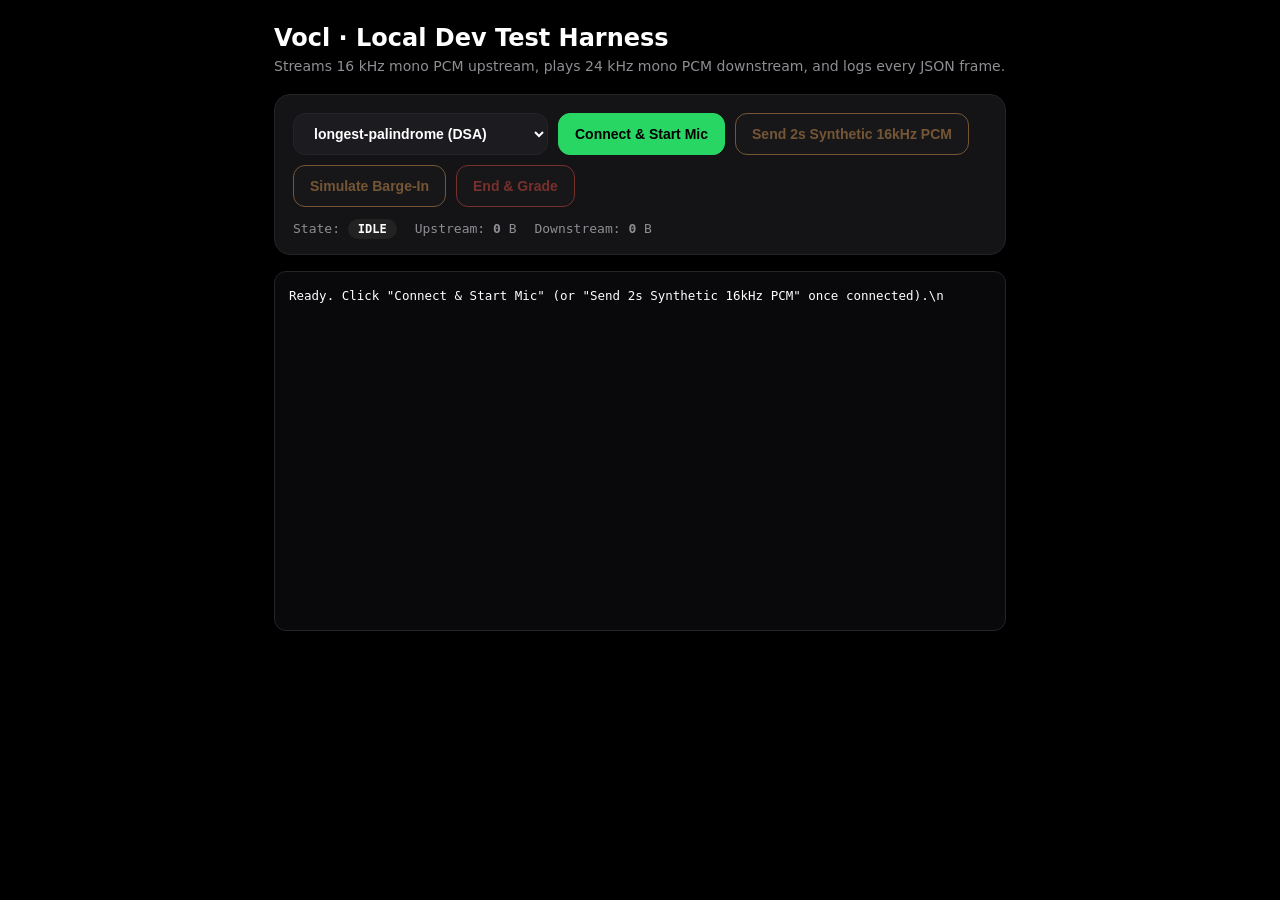
<file: static/dev-test.html>
<!DOCTYPE html>
<html lang="en">
<head>
<meta charset="utf-8">
<meta name="viewport" content="width=device-width, initial-scale=1.0">
<title>Vocl · Dev Voice &amp; WebSocket Harness</title>
<style>
  :root { --bg: #000; --surface: #141416; --border: #242428; --green: #28D763; --blue: #248AF8; --amber: #EBA65A; --red: #F05248; --text: #FFF; --muted: #8E8E93; }
  * { box-sizing: border-box; margin: 0; padding: 0; }
  body { background: var(--bg); color: var(--text); font-family: -apple-system, BlinkMacSystemFont, "SF Pro Display", system-ui, sans-serif; padding: 24px; max-width: 780px; margin: 0 auto; }
  .mono { font-family: "JetBrains Mono", "SF Mono", ui-monospace, monospace; font-variant-numeric: tabular-nums; }
  h1 { font-size: 24px; font-weight: 700; margin-bottom: 6px; }
  p.sub { color: var(--muted); font-size: 14px; margin-bottom: 20px; }
  .card { background: var(--surface); border: 1px solid var(--border); border-radius: 16px; padding: 18px; margin-bottom: 16px; }
  .controls { display: flex; flex-wrap: wrap; gap: 10px; align-items: center; }
  select, button { height: 42px; border-radius: 12px; font-size: 14px; font-weight: 600; padding: 0 16px; border: 1px solid var(--border); background: #1C1C20; color: #FFF; cursor: pointer; }
  button.primary { background: var(--green); color: #000; border-color: var(--green); }
  button.warn { border-color: var(--amber); color: var(--amber); }
  button.danger { border-color: var(--red); color: var(--red); }
  button:disabled { opacity: 0.45; cursor: not-allowed; }
  .stats { display: flex; gap: 18px; margin-top: 14px; font-size: 13px; color: var(--muted); flex-wrap: wrap; }
  .badge { padding: 3px 10px; border-radius: 999px; font-weight: 700; font-size: 12px; text-transform: uppercase; background: #222; color: #FFF; }
  .badge.speaking { background: rgba(36,138,248,0.2); color: #8CB6FF; }
  .badge.listening { background: rgba(40,215,99,0.2); color: var(--green); }
  .badge.analyzing { background: rgba(235,166,90,0.2); color: var(--amber); }
  #log { height: 360px; overflow-y: auto; font-size: 12.5px; line-height: 1.55; background: #09090B; border: 1px solid var(--border); border-radius: 12px; padding: 14px; white-space: pre-wrap; }
</style>
</head>
<body>
  <h1>Vocl · Local Dev Test Harness</h1>
  <p class="sub">Streams 16 kHz mono PCM upstream, plays 24 kHz mono PCM downstream, and logs every JSON frame.</p>

  <div class="card">
    <div class="controls">
      <select id="problem-select">
        <option value="longest-palindrome">longest-palindrome (DSA)</option>
        <option value="url-shortener">url-shortener (System Design)</option>
        <option value="postgres-cpu-spike">postgres-cpu-spike (DevOps)</option>
      </select>
      <button class="primary" id="connect-btn" onclick="startHarness()">Connect &amp; Start Mic</button>
      <button class="warn" id="synth-btn" onclick="sendSyntheticTurn()" disabled>Send 2s Synthetic 16kHz PCM</button>
      <button class="warn" id="barge-btn" onclick="sendBargeIn()" disabled>Simulate Barge-In</button>
      <button class="danger" id="stop-btn" onclick="endHarness()" disabled>End &amp; Grade</button>
    </div>
    <div class="stats mono">
      <span>State: <span class="badge" id="state-badge">idle</span></span>
      <span>Upstream: <strong id="up-bytes">0</strong> B</span>
      <span>Downstream: <strong id="down-bytes">0</strong> B</span>
    </div>
  </div>

  <div id="log" class="mono">Ready. Click "Connect &amp; Start Mic" (or "Send 2s Synthetic 16kHz PCM" once connected).\n</div>

<script>
let ws = null;
let audioCtx = null;
let micStream = null;
let processor = null;
let nextPlayTime = 0;
let upBytes = 0;
let downBytes = 0;

function log(line) {
  const el = document.getElementById('log');
  const ts = new Date().toISOString().slice(11, 23);
  el.textContent += `[${ts}] ${line}\n`;
  el.scrollTop = el.scrollHeight;
}

function setStateBadge(status) {
  const b = document.getElementById('state-badge');
  b.textContent = status;
  b.className = 'badge ' + status;
}

async function startHarness() {
  const problemId = document.getElementById('problem-select').value;
  audioCtx = new (window.AudioContext || window.webkitAudioContext)({ sampleRate: 24000 });
  nextPlayTime = audioCtx.currentTime;
  upBytes = 0; downBytes = 0;

  const proto = location.protocol === 'https:' ? 'wss:' : 'ws:';
  ws = new WebSocket(`${proto}//${location.host}/ws/interview/${problemId}`);
  ws.binaryType = 'arraybuffer';

  ws.onopen = async () => {
    log(`WS connected -> /ws/interview/${problemId}`);
    document.getElementById('connect-btn').disabled = true;
    document.getElementById('synth-btn').disabled = false;
    document.getElementById('barge-btn').disabled = false;
    document.getElementById('stop-btn').disabled = false;
    try {
      micStream = await navigator.mediaDevices.getUserMedia({ audio: { sampleRate: 16000, channelCount: 1 } });
      startMicCapture(micStream);
      log('Mic capture active (16 kHz mono PCM)');
    } catch (err) {
      log(`Mic permission skipped (${err.message}) — use "Send 2s Synthetic 16kHz PCM" button.`);
    }
  };

  ws.onmessage = (ev) => {
    if (typeof ev.data === 'string') {
      log(`JSON <- ${ev.data}`);
      try {
        const msg = JSON.parse(ev.data);
        if (msg.type === 'state') setStateBadge(msg.status);
        if (msg.type === 'clear_audio_buffer') nextPlayTime = audioCtx.currentTime;
        if (msg.type === 'autopsy') setStateBadge('complete');
      } catch {}
    } else {
      const buf = ev.data;
      downBytes += buf.byteLength;
      document.getElementById('down-bytes').textContent = downBytes;
      playPcm24k(buf);
    }
  };

  ws.onclose = (ev) => {
    log(`WS closed (code=${ev.code})`);
    cleanupMic();
    document.getElementById('connect-btn').disabled = false;
    document.getElementById('synth-btn').disabled = true;
    document.getElementById('barge-btn').disabled = true;
    document.getElementById('stop-btn').disabled = true;
  };
}

function startMicCapture(stream) {
  const capCtx = new (window.AudioContext || window.webkitAudioContext)({ sampleRate: 16000 });
  const src = capCtx.createMediaStreamSource(stream);
  processor = capCtx.createScriptProcessor(2048, 1, 1);
  processor.onaudioprocess = (e) => {
    if (!ws || ws.readyState !== WebSocket.OPEN) return;
    const input = e.inputBuffer.getChannelData(0);
    const pcm16 = new Int16Array(input.length);
    for (let i = 0; i < input.length; i++) {
      const s = Math.max(-1, Math.min(1, input[i]));
      pcm16[i] = s < 0 ? s * 0x8000 : s * 0x7FFF;
    }
    ws.send(pcm16.buffer);
    upBytes += pcm16.byteLength;
    document.getElementById('up-bytes').textContent = upBytes;
  };
  src.connect(processor);
  processor.connect(capCtx.destination);
}

function playPcm24k(arrayBuffer) {
  if (!audioCtx) return;
  const int16 = new Int16Array(arrayBuffer);
  const float32 = new Float32Array(int16.length);
  for (let i = 0; i < int16.length; i++) float32[i] = int16[i] / 32768;
  const audioBuf = audioCtx.createBuffer(1, float32.length, 24000);
  audioBuf.getChannelData(0).set(float32);
  const source = audioCtx.createBufferSource();
  source.buffer = audioBuf;
  source.connect(audioCtx.destination);
  const startAt = Math.max(audioCtx.currentTime, nextPlayTime);
  source.start(startAt);
  nextPlayTime = startAt + audioBuf.duration;
}

function sendSyntheticTurn() {
  if (!ws || ws.readyState !== WebSocket.OPEN) return;
  const chunk = new Uint8Array(3200);
  for (let i = 0; i < 21; i++) {
    ws.send(chunk.buffer);
    upBytes += chunk.byteLength;
  }
  document.getElementById('up-bytes').textContent = upBytes;
  log('Sent 67,200 bytes (~2.1s) of 16 kHz PCM upstream');
}

function sendBargeIn() {
  if (!ws || ws.readyState !== WebSocket.OPEN) return;
  ws.send(JSON.stringify({ type: 'simulate_barge_in' }));
  log('JSON -> {"type":"simulate_barge_in"}');
}

function endHarness() {
  if (!ws || ws.readyState !== WebSocket.OPEN) return;
  ws.send(JSON.stringify({ type: 'end_session' }));
  log('JSON -> {"type":"end_session"}');
}

function cleanupMic() {
  if (processor) { try { processor.disconnect(); } catch {} processor = null; }
  if (micStream) { micStream.getTracks().forEach(t => t.stop()); micStream = null; }
}
</script>
</body>
</html>
</file>
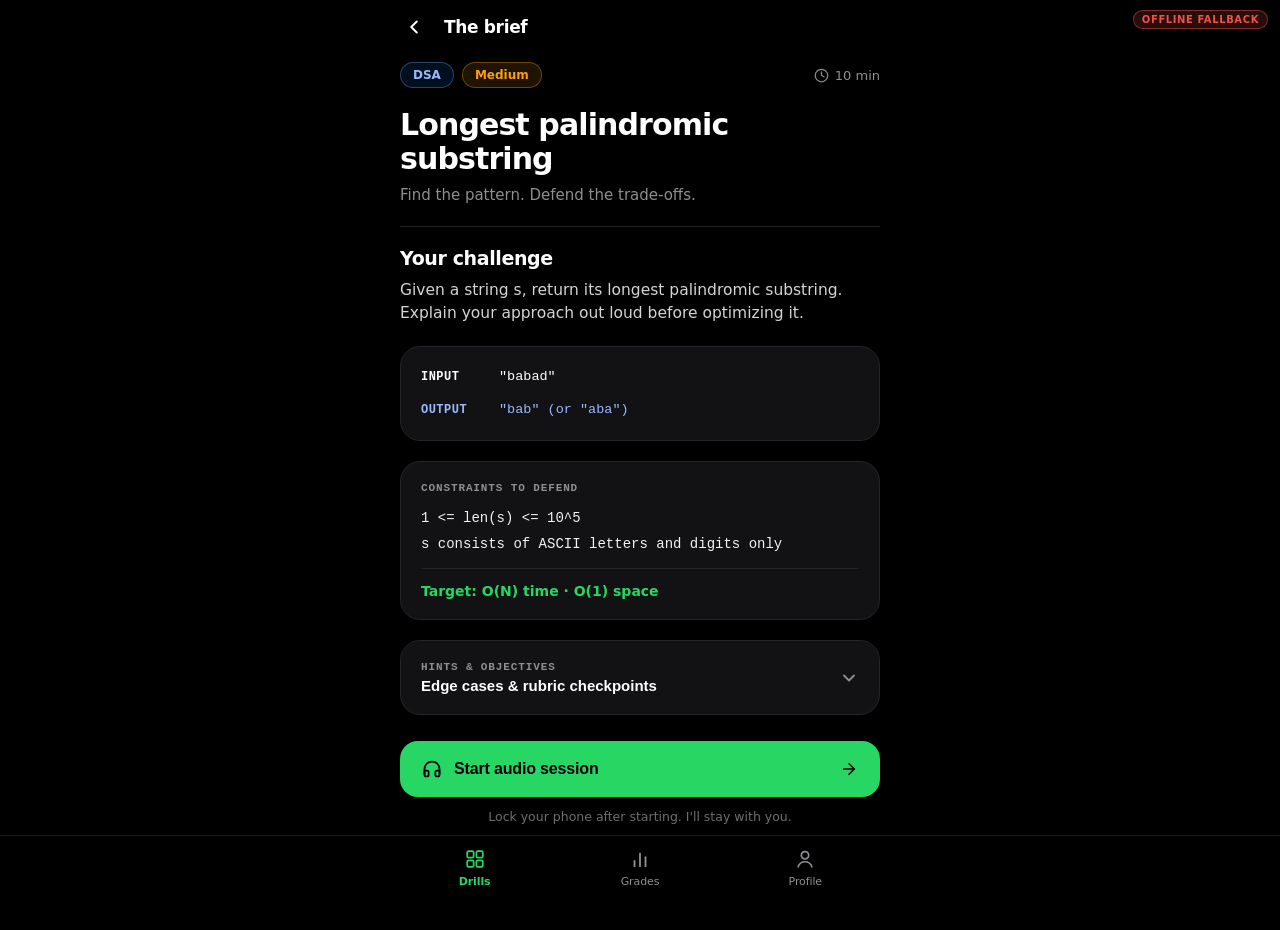
<file: android/app/src/main/assets/brief.html>
<!DOCTYPE html>
<html lang="en">
<head>
<meta charset="utf-8">
<meta name="viewport" content="width=device-width, initial-scale=1.0, maximum-scale=1.0, user-scalable=no, viewport-fit=cover">
<title>Vocl · Problem Brief</title>
<link rel="stylesheet" href="css/vocl-theme.css">
<style>
  .top-bar {
    position: sticky; top: 0; z-index: 40; background: rgba(0,0,0,0.92); backdrop-filter: blur(16px);
    height: 54px; padding: 0 16px; display: flex; align-items: center; gap: 12px;
    max-width: 520px; margin: 0 auto;
  }
  .back-btn {
    width: 36px; height: 36px; border: none; background: transparent; color: #FFFFFF;
    display: flex; align-items: center; justify-content: center; border-radius: 50%; cursor: pointer;
  }
  .back-btn:active { background: rgba(255,255,255,0.1); }
  .top-title { font-size: 17px; font-weight: 700; letter-spacing: -0.02em; }

  .page { padding-top: 8px; }

  .meta-row { display: flex; align-items: center; justify-content: space-between; gap: 10px; }
  .pills { display: flex; align-items: center; gap: 8px; flex-wrap: wrap; }
  .duration { display: flex; align-items: center; gap: 6px; font-size: 13px; color: var(--muted); }

  .title-block { display: flex; flex-direction: column; gap: 10px; }
  .problem-title { font-size: 30px; font-weight: 700; line-height: 1.12; letter-spacing: -0.03em; color: #FFFFFF; }
  .problem-tagline { font-size: 15px; color: var(--muted); line-height: 1.4; }

  .challenge-section { display: flex; flex-direction: column; gap: 10px; }
  .section-heading { font-size: 19px; font-weight: 700; letter-spacing: -0.02em; }
  .statement { font-size: 15.5px; line-height: 1.5; color: var(--text-secondary); }

  .io-row { display: flex; align-items: baseline; gap: 14px; font-size: 13.5px; line-height: 1.45; }
  .io-key { width: 64px; flex-shrink: 0; font-weight: 600; font-size: 12px; letter-spacing: 0.04em; color: #FFFFFF; }
  .io-key.out { color: var(--blue-soft); }
  .io-val { color: #FFFFFF; word-break: break-word; }
  .io-val.out { color: var(--blue-soft); }

  .constraints-list { display: flex; flex-direction: column; gap: 6px; }
  .constraint-item { font-size: 14px; color: #F2F2F7; line-height: 1.45; }
  .target-line { font-size: 14px; font-weight: 600; color: var(--green); }

  /* Accordion */
  .accordion-btn {
    width: 100%; background: transparent; border: none; color: #FFFFFF;
    display: flex; align-items: center; justify-content: space-between; gap: 12px;
    cursor: pointer; text-align: left; padding: 0;
  }
  .accordion-title { font-size: 15px; font-weight: 600; }
  .accordion-chevron { color: var(--muted); transition: transform 0.2s ease; flex-shrink: 0; }
  .accordion-btn.open .accordion-chevron { transform: rotate(180deg); color: var(--green); }
  .accordion-body {
    display: none; flex-direction: column; gap: 8px;
    padding-top: 12px; border-top: 1px solid var(--surface-border);
  }
  .accordion-body.open { display: flex; }
  .objective-item { font-size: 13.5px; color: var(--text-secondary); line-height: 1.45; display: flex; gap: 8px; }
  .objective-dot { color: var(--amber); font-weight: 700; }

  .cta-block { display: flex; flex-direction: column; align-items: center; gap: 12px; margin-top: 6px; padding-bottom: 8px; }
  .start-btn {
    width: 100%; height: 56px; border: none; border-radius: 18px;
    background: var(--green); color: #000000;
    font-size: 16px; font-weight: 700; letter-spacing: -0.01em;
    padding: 0 22px; display: flex; align-items: center; justify-content: space-between;
    cursor: pointer; transition: transform 0.15s ease, opacity 0.15s ease;
  }
  .start-btn:active { transform: scale(0.985); opacity: 0.92; }
  .start-btn-left { display: flex; align-items: center; gap: 12px; }
  .lock-hint { font-size: 12.5px; color: #6E6E73; text-align: center; }
</style>
<script src="js/vocl-bridge.js"></script>
</head>
<body>

<header class="top-bar">
  <button class="back-btn" onclick="navigateTo('drills.html')" aria-label="Back to Drills">
    <svg width="22" height="22" viewBox="0 0 24 24" fill="none" stroke="currentColor" stroke-width="2.2" stroke-linecap="round" stroke-linejoin="round"><polyline points="15 18 9 12 15 6"></polyline></svg>
  </button>
  <span class="top-title">The brief</span>
</header>

<main class="page">
  <div class="meta-row">
    <div class="pills">
      <span class="pill cat" id="brief-cat">DSA</span>
      <span class="pill medium" id="brief-diff">Medium</span>
    </div>
    <div class="duration">
      <svg width="15" height="15" viewBox="0 0 24 24" fill="none" stroke="currentColor" stroke-width="2" stroke-linecap="round" stroke-linejoin="round"><circle cx="12" cy="12" r="10"></circle><polyline points="12 6 12 12 16 14"></polyline></svg>
      <span id="brief-duration">10 min</span>
    </div>
  </div>

  <div class="title-block">
    <h1 class="problem-title" id="brief-title">Loading…</h1>
    <p class="problem-tagline" id="brief-tagline">Find the pattern. Defend the trade-offs.</p>
  </div>

  <div class="divider"></div>

  <section class="challenge-section">
    <h2 class="section-heading">Your challenge</h2>
    <p class="statement" id="brief-statement">Loading problem statement…</p>
  </section>

  <section class="card mono" id="io-card">
    <div class="io-row">
      <span class="io-key">INPUT</span>
      <span class="io-val" id="io-input">"babad"</span>
    </div>
    <div class="io-row">
      <span class="io-key out">OUTPUT</span>
      <span class="io-val out" id="io-output">"bab" (or "aba")</span>
    </div>
  </section>

  <section class="card">
    <span class="card-label mono">CONSTRAINTS TO DEFEND</span>
    <div class="constraints-list mono" id="constraints-list"></div>
    <div class="divider"></div>
    <div class="target-line" id="brief-target">Target: O(N)</div>
  </section>

  <section class="card">
    <button class="accordion-btn" id="hints-btn" onclick="toggleHints()" aria-expanded="false">
      <div>
        <div class="card-label mono" style="margin-bottom:4px;">HINTS &amp; OBJECTIVES</div>
        <div class="accordion-title">Edge cases &amp; rubric checkpoints</div>
      </div>
      <svg class="accordion-chevron" width="20" height="20" viewBox="0 0 24 24" fill="none" stroke="currentColor" stroke-width="2.2" stroke-linecap="round" stroke-linejoin="round"><polyline points="6 9 12 15 18 9"></polyline></svg>
    </button>
    <div class="accordion-body" id="hints-body"></div>
  </section>

  <section class="cta-block">
    <button class="start-btn" id="start-session-btn" onclick="beginSession()">
      <span class="start-btn-left">
        <svg width="20" height="20" viewBox="0 0 24 24" fill="none" stroke="currentColor" stroke-width="2.1" stroke-linecap="round" stroke-linejoin="round"><path d="M3 18v-6a9 9 0 0 1 18 0v6"></path><path d="M21 19a2 2 0 0 1-2 2h-1a2 2 0 0 1-2-2v-3a2 2 0 0 1 2-2h3zM3 19a2 2 0 0 0 2 2h1a2 2 0 0 0 2-2v-3a2 2 0 0 0-2-2H3z"></path></svg>
        <span id="start-btn-label">Start audio session</span>
      </span>
      <svg width="18" height="18" viewBox="0 0 24 24" fill="none" stroke="currentColor" stroke-width="2.3" stroke-linecap="round" stroke-linejoin="round"><line x1="5" y1="12" x2="19" y2="12"></line><polyline points="12 5 19 12 12 19"></polyline></svg>
    </button>
    <p class="lock-hint">Lock your phone after starting. I'll stay with you.</p>
  </section>
</main>

<script>renderBottomNav('drills');</script>

<script>
var problemId = getQueryParam('id') || 'longest-palindrome';

function toggleHints() {
  var btn = document.getElementById('hints-btn');
  var body = document.getElementById('hints-body');
  var isOpen = body.classList.toggle('open');
  btn.classList.toggle('open', isOpen);
  btn.setAttribute('aria-expanded', String(isOpen));
}

function beginSession() {
  if (!problemId) return;
  var label = document.getElementById('start-btn-label');
  if (label) label.textContent = 'Starting audio…';
  startSession(problemId);
  navigateTo('live.html?id=' + encodeURIComponent(problemId));
}

function renderProblem(p) {
  var fallback = getFallbackProblemById(p.id);
  document.getElementById('brief-cat').textContent = p.category;
  document.getElementById('brief-duration').textContent = p.duration_min + ' min';
  document.getElementById('brief-title').textContent = p.title;
  document.getElementById('brief-statement').textContent = p.statement;
  document.getElementById('brief-tagline').textContent = p.tagline || fallback.tagline || 'Find the pattern. Defend the trade-offs.';

  var diffEl = document.getElementById('brief-diff');
  diffEl.textContent = p.difficulty;
  diffEl.className = 'pill ' + (p.difficulty || 'medium').toLowerCase();

  document.getElementById('io-input').textContent = p.example_input || fallback.example_input || 'Verbal walk-through';
  document.getElementById('io-output').textContent = p.example_output || fallback.example_output || p.optimal_complexity;

  var list = document.getElementById('constraints-list');
  list.innerHTML = '';
  (p.constraints || []).forEach(function(c) {
    var row = document.createElement('div');
    row.className = 'constraint-item';
    row.textContent = c;
    list.appendChild(row);
  });

  var hintsBody = document.getElementById('hints-body');
  hintsBody.innerHTML = '';
  var edgeCases = (p.key_edge_cases && p.key_edge_cases.length) ? p.key_edge_cases : (fallback.key_edge_cases || []);
  edgeCases.forEach(function(item) {
    var el = document.createElement('div');
    el.className = 'objective-item';
    el.innerHTML = '<span class="objective-dot">&bull;</span><span>' + escapeHtml(item) + '</span>';
    hintsBody.appendChild(el);
  });

  document.getElementById('brief-target').textContent = 'Target: ' + p.optimal_complexity;
}

function loadProblem() {
  voclApiJson('/api/problems/' + encodeURIComponent(problemId))
    .then(function(p) {
      setOfflineBadge(false);
      renderProblem(p);
    })
    .catch(function() {
      setOfflineBadge(true);
      renderProblem(getFallbackProblemById(problemId));
    });
}

loadProblem();
</script>
</body>
</html>
</file>
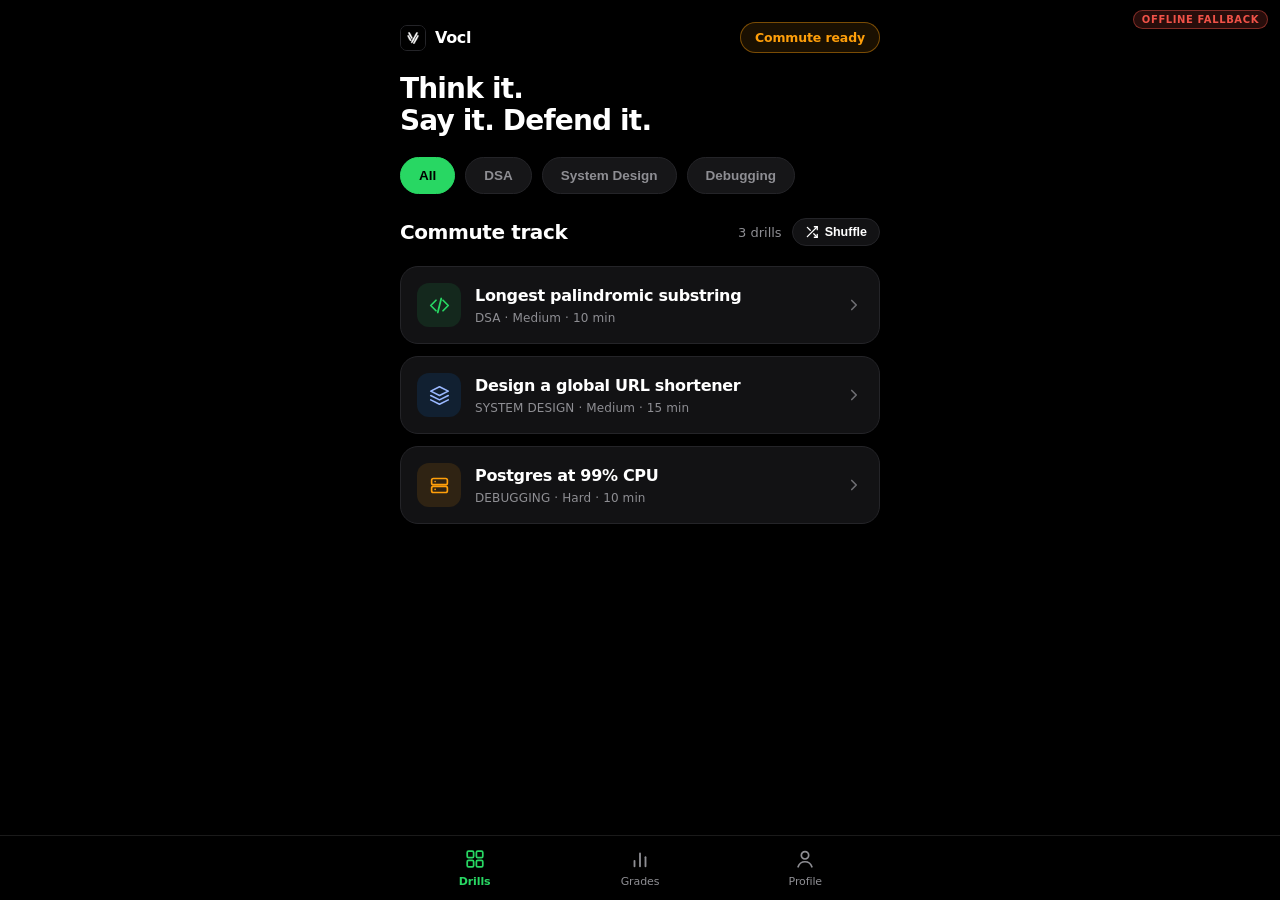
<file: android/app/src/main/assets/drills.html>
<!DOCTYPE html>
<html lang="en">
<head>
<meta charset="utf-8">
<meta name="viewport" content="width=device-width, initial-scale=1.0, maximum-scale=1.0, user-scalable=no, viewport-fit=cover">
<title>Vocl · Drills</title>
<link rel="stylesheet" href="css/vocl-theme.css">
<style>
  .brand-bar { display: flex; align-items: center; justify-content: space-between; gap: 12px; padding-top: 2px; }
  .brand-lockup { display: flex; align-items: center; gap: 9px; }
  .brand-logo { width: 26px; height: 26px; border-radius: 7px; border: 1px solid #242428; }
  .brand-name { font-size: 16px; font-weight: 700; letter-spacing: -0.02em; color: #FFFFFF; }
  .top-row { display: flex; align-items: flex-start; justify-content: space-between; gap: 12px; }
  .hero-headline { font-size: 28px; font-weight: 700; line-height: 1.15; letter-spacing: -0.03em; color: #FFFFFF; }

  .rec-section { display: flex; flex-direction: column; gap: 12px; }
  .rec-header { display: flex; align-items: center; justify-content: space-between; gap: 10px; }
  .rec-title { font-size: 16px; font-weight: 700; letter-spacing: -0.015em; color: #FFFFFF; }
  .weak-chip {
    padding: 4px 10px; border-radius: var(--radius-pill);
    background: rgba(255, 159, 10, 0.12); border: 1px solid rgba(255, 159, 10, 0.34);
    color: var(--amber); font-size: 11px; font-weight: 700; letter-spacing: 0.04em;
  }
  .rec-list { display: flex; flex-direction: column; gap: 10px; }
  .rec-card {
    background: var(--surface); border: 1px solid var(--surface-border); border-radius: 16px;
    padding: 14px 16px; display: flex; align-items: center; justify-content: space-between; gap: 12px;
    cursor: pointer; transition: transform 0.15s ease, border-color 0.15s ease;
  }
  .rec-card:first-child { border-color: rgba(40, 215, 99, 0.38); }
  .rec-card:active { transform: scale(0.985); border-color: var(--green); }
  .rec-info { flex: 1; min-width: 0; display: flex; flex-direction: column; gap: 4px; }
  .rec-reason { font-size: 11.5px; font-weight: 600; color: var(--green); }
  .rec-reason.retry { color: var(--amber); }
  .rec-name { font-size: 15.5px; font-weight: 700; color: #FFFFFF; letter-spacing: -0.015em; }
  .rec-meta { font-size: 12px; color: var(--muted); }

  .filter-row { display: flex; align-items: center; gap: 10px; overflow-x: auto; padding-bottom: 2px; }
  .filter-pill {
    flex-shrink: 0; padding: 10px 18px; border-radius: var(--radius-pill);
    background: #161618; border: 1px solid var(--surface-border);
    color: var(--muted); font-size: 13.5px; font-weight: 600; cursor: pointer;
    transition: all 0.15s ease;
  }
  .filter-pill.active { background: var(--green); border-color: var(--green); color: #000000; }

  .section-header { display: flex; align-items: center; justify-content: space-between; gap: 10px; margin-top: 2px; }
  .section-title { font-size: 20px; font-weight: 700; letter-spacing: -0.02em; }
  .section-actions { display: flex; align-items: center; gap: 10px; }
  .section-count { font-size: 13px; color: var(--muted); }
  .shuffle-btn {
    display: inline-flex; align-items: center; gap: 6px;
    padding: 6px 12px; border-radius: var(--radius-pill);
    background: var(--surface); border: 1px solid var(--surface-border);
    color: #FFFFFF; font-size: 12.5px; font-weight: 600; cursor: pointer;
    transition: transform 0.15s ease, border-color 0.15s ease;
  }
  .shuffle-btn:active { transform: scale(0.95); border-color: var(--green); color: var(--green); }

  .drill-list { display: flex; flex-direction: column; gap: 12px; }
  .drill-card {
    background: var(--surface); border: 1px solid var(--surface-border); border-radius: 18px;
    padding: 16px; display: flex; align-items: center; gap: 14px; cursor: pointer;
    transition: transform 0.15s ease, border-color 0.15s ease;
  }
  .drill-card:active { transform: scale(0.985); border-color: #34343A; }

  .icon-tile {
    width: 44px; height: 44px; border-radius: 12px; flex-shrink: 0;
    display: flex; align-items: center; justify-content: center;
  }
  .icon-tile.dsa { background: rgba(40, 215, 99, 0.11); color: var(--green); }
  .icon-tile.system { background: rgba(10, 132, 255, 0.12); color: var(--blue-soft); }
  .icon-tile.debugging { background: rgba(255, 159, 10, 0.12); color: var(--amber); }

  .drill-info { flex: 1; min-width: 0; display: flex; flex-direction: column; gap: 5px; }
  .drill-title { font-size: 16px; font-weight: 700; line-height: 1.25; letter-spacing: -0.02em; color: #FFFFFF; }
  .drill-meta-row { display: flex; align-items: center; flex-wrap: wrap; gap: 8px; }
  .drill-meta { font-size: 12px; color: var(--muted); letter-spacing: 0.01em; }
  .score-badge {
    padding: 2px 8px; border-radius: var(--radius-pill);
    background: rgba(40, 215, 99, 0.12); border: 1px solid rgba(40, 215, 99, 0.30);
    color: var(--green); font-size: 11px; font-weight: 700;
  }
  .score-badge.low {
    background: rgba(255, 159, 10, 0.12); border-color: rgba(255, 159, 10, 0.32); color: var(--amber);
  }
  .chevron { flex-shrink: 0; color: #6E6E73; }
</style>
<script src="js/vocl-bridge.js"></script>
</head>
<body>

<main class="page">
  <div class="brand-bar">
    <div class="brand-lockup">
      <img class="brand-logo" src="img/vocl-logo.png" alt="Vocl logo">
      <span class="brand-name">Vocl</span>
    </div>
    <div class="streak-pill" id="streak-pill">Ready</div>
  </div>

  <header class="top-row">
    <h1 class="hero-headline">Think it.<br>Say it. Defend it.</h1>
  </header>

  <section class="rec-section" id="rec-section" style="display:none;">
    <div class="rec-header">
      <h2 class="rec-title">Recommended for Your Commute</h2>
      <span class="weak-chip mono" id="weak-chip" style="display:none;"></span>
    </div>
    <div class="rec-list" id="rec-list"></div>
  </section>

  <div class="filter-row" id="filter-row">
    <button class="filter-pill active" data-cat="ALL" onclick="setFilter('ALL')">All</button>
    <button class="filter-pill" data-cat="DSA" onclick="setFilter('DSA')">DSA</button>
    <button class="filter-pill" data-cat="System Design" onclick="setFilter('System Design')">System Design</button>
    <button class="filter-pill" data-cat="Debugging" onclick="setFilter('Debugging')">Debugging</button>
  </div>

  <div class="section-header">
    <h2 class="section-title">Commute track</h2>
    <div class="section-actions">
      <span class="section-count" id="drill-count">30 drills</span>
      <button class="shuffle-btn" id="shuffle-btn" onclick="shuffleDrills()" aria-label="Shuffle drills">
        <svg width="14" height="14" viewBox="0 0 24 24" fill="none" stroke="currentColor" stroke-width="2.2" stroke-linecap="round" stroke-linejoin="round"><polyline points="16 3 21 3 21 8"></polyline><line x1="4" y1="20" x2="21" y2="3"></line><polyline points="21 16 21 21 16 21"></polyline><line x1="15" y1="15" x2="21" y2="21"></line><line x1="4" y1="4" x2="9" y2="9"></line></svg>
        Shuffle
      </button>
    </div>
  </div>

  <section class="drill-list" id="drill-list"></section>
</main>

<script>renderBottomNav('drills');</script>

<script>
var allProblems = [];
var activeCategory = 'ALL';

var DIMENSION_LABELS = {
  correctness: 'Correctness',
  complexity: 'Complexity',
  edge_cases: 'Edge Cases',
  communication: 'Communication'
};

function categoryStyle(cat) {
  if (cat === 'System Design') {
    return {
      cls: 'system',
      label: 'SYSTEM DESIGN',
      icon: '<svg width="21" height="21" viewBox="0 0 24 24" fill="none" stroke="currentColor" stroke-width="1.9" stroke-linecap="round" stroke-linejoin="round"><polygon points="12 2 2 7 12 12 22 7 12 2"></polygon><polyline points="2 12 12 17 22 12"></polyline><polyline points="2 17 12 22 22 17"></polyline></svg>'
    };
  }
  if (cat === 'Debugging' || cat === 'DevOps') {
    return {
      cls: 'debugging',
      label: 'DEBUGGING',
      icon: '<svg width="21" height="21" viewBox="0 0 24 24" fill="none" stroke="currentColor" stroke-width="1.9" stroke-linecap="round" stroke-linejoin="round"><rect x="3" y="4" width="18" height="7" rx="2"></rect><rect x="3" y="13" width="18" height="7" rx="2"></rect><line x1="7" y1="7.5" x2="7.01" y2="7.5"></line><line x1="7" y1="16.5" x2="7.01" y2="16.5"></line></svg>'
    };
  }
  return {
    cls: 'dsa',
    label: 'DSA',
    icon: '<svg width="21" height="21" viewBox="0 0 24 24" fill="none" stroke="currentColor" stroke-width="2" stroke-linecap="round" stroke-linejoin="round"><polyline points="16 18 22 12 16 6"></polyline><polyline points="8 6 2 12 8 18"></polyline><line x1="14" y1="4" x2="10" y2="20"></line></svg>'
  };
}

function setFilter(cat) {
  activeCategory = cat;
  document.querySelectorAll('.filter-pill').forEach(function(p) {
    p.classList.toggle('active', p.getAttribute('data-cat') === cat);
  });
  renderDrills();
}

function shuffleDrills() {
  if (allProblems.length < 2) return;
  var firstId = allProblems[0].id;
  for (var i = allProblems.length - 1; i > 0; i--) {
    var j = Math.floor(Math.random() * (i + 1));
    var tmp = allProblems[i];
    allProblems[i] = allProblems[j];
    allProblems[j] = tmp;
  }
  if (allProblems[0].id === firstId) {
    allProblems.push(allProblems.shift());
  }
  renderDrills();
  showToast('Drills shuffled');
}

function renderRecommendations(rec) {
  var section = document.getElementById('rec-section');
  var list = document.getElementById('rec-list');
  var chip = document.getElementById('weak-chip');
  if (!rec || !Array.isArray(rec.queue) || rec.queue.length === 0) {
    section.style.display = 'none';
    return;
  }

  if (typeof rec.streak_days === 'number') {
    document.getElementById('streak-pill').textContent = rec.streak_days > 0 ? rec.streak_days + '-day streak' : 'Start streak';
  }
  if (rec.weakest_dimension && DIMENSION_LABELS[rec.weakest_dimension]) {
    chip.textContent = 'Focus: ' + DIMENSION_LABELS[rec.weakest_dimension];
    chip.style.display = 'inline-block';
  } else {
    chip.style.display = 'none';
  }

  list.innerHTML = '';
  rec.queue.forEach(function(item) {
    var card = document.createElement('div');
    card.className = 'rec-card';
    card.onclick = function() { navigateTo('brief.html?id=' + encodeURIComponent(item.problem_id)); };
    var reasonCls = item.slot === 'retry' ? 'rec-reason retry' : 'rec-reason';
    card.innerHTML =
      '<div class="rec-info">' +
        '<div class="' + reasonCls + '">' + escapeHtml(item.reason) + '</div>' +
        '<div class="rec-name">' + escapeHtml(item.title) + '</div>' +
        '<div class="rec-meta">' + escapeHtml(item.category) + ' &middot; ' + escapeHtml(item.difficulty) + ' &middot; ' + escapeHtml(item.duration_min) + ' min</div>' +
      '</div>' +
      '<svg class="chevron" width="18" height="18" viewBox="0 0 24 24" fill="none" stroke="currentColor" stroke-width="2.2" stroke-linecap="round" stroke-linejoin="round"><polyline points="9 18 15 12 9 6"></polyline></svg>';
    list.appendChild(card);
  });
  section.style.display = 'flex';
}

function matchesCategory(problemCategory, filter) {
  if (filter === 'ALL') return true;
  if (filter === 'Debugging') return problemCategory === 'Debugging' || problemCategory === 'DevOps';
  return problemCategory === filter;
}

function renderDrills() {
  var filtered = allProblems.filter(function(p) {
    return matchesCategory(p.category, activeCategory);
  });

  document.getElementById('drill-count').textContent = filtered.length + (filtered.length === 1 ? ' drill' : ' drills');

  var list = document.getElementById('drill-list');
  list.innerHTML = '';

  filtered.forEach(function(p) {
    var style = categoryStyle(p.category);
    var card = document.createElement('div');
    card.className = 'drill-card';
    card.onclick = function() { navigateTo('brief.html?id=' + encodeURIComponent(p.id)); };

    var badgeHtml = '';
    if (p.attempts_count && p.attempts_count > 0 && p.best_score !== null && p.best_score !== undefined) {
      var lowCls = Number(p.best_score) < 7 ? ' low' : '';
      badgeHtml = '<span class="score-badge mono' + lowCls + '">Best ' + escapeHtml(p.best_score) + '/10 &middot; ' + escapeHtml(p.attempts_count) + 'x</span>';
    }

    card.innerHTML =
      '<div class="icon-tile ' + style.cls + '">' + style.icon + '</div>' +
      '<div class="drill-info">' +
        '<div class="drill-title">' + escapeHtml(p.title) + '</div>' +
        '<div class="drill-meta-row">' +
          '<span class="drill-meta">' + escapeHtml(style.label) + ' &middot; ' + escapeHtml(p.difficulty) + ' &middot; ' + escapeHtml(p.duration_min) + ' min</span>' +
          badgeHtml +
        '</div>' +
      '</div>' +
      '<svg class="chevron" width="18" height="18" viewBox="0 0 24 24" fill="none" stroke="currentColor" stroke-width="2.2" stroke-linecap="round" stroke-linejoin="round"><polyline points="9 18 15 12 9 6"></polyline></svg>';
    list.appendChild(card);
  });
}

function loadRecommendations() {
  voclApiJson('/api/recommendations')
    .then(function(rec) { renderRecommendations(rec); })
    .catch(function() {
      document.getElementById('streak-pill').textContent = 'Commute ready';
    });
}

function initDrills() {
  voclApiJson('/api/problems')
    .then(function(data) {
      setOfflineBadge(false);
      allProblems = Array.isArray(data) && data.length ? data : VOCL_FALLBACK_PROBLEMS.slice();
      renderDrills();
    })
    .catch(function(err) {
      if (err && err.status === 401) return;
      setOfflineBadge(true);
      allProblems = VOCL_FALLBACK_PROBLEMS.slice();
      renderDrills();
    });
  loadRecommendations();
}

initDrills();
</script>
</body>
</html>
</file>
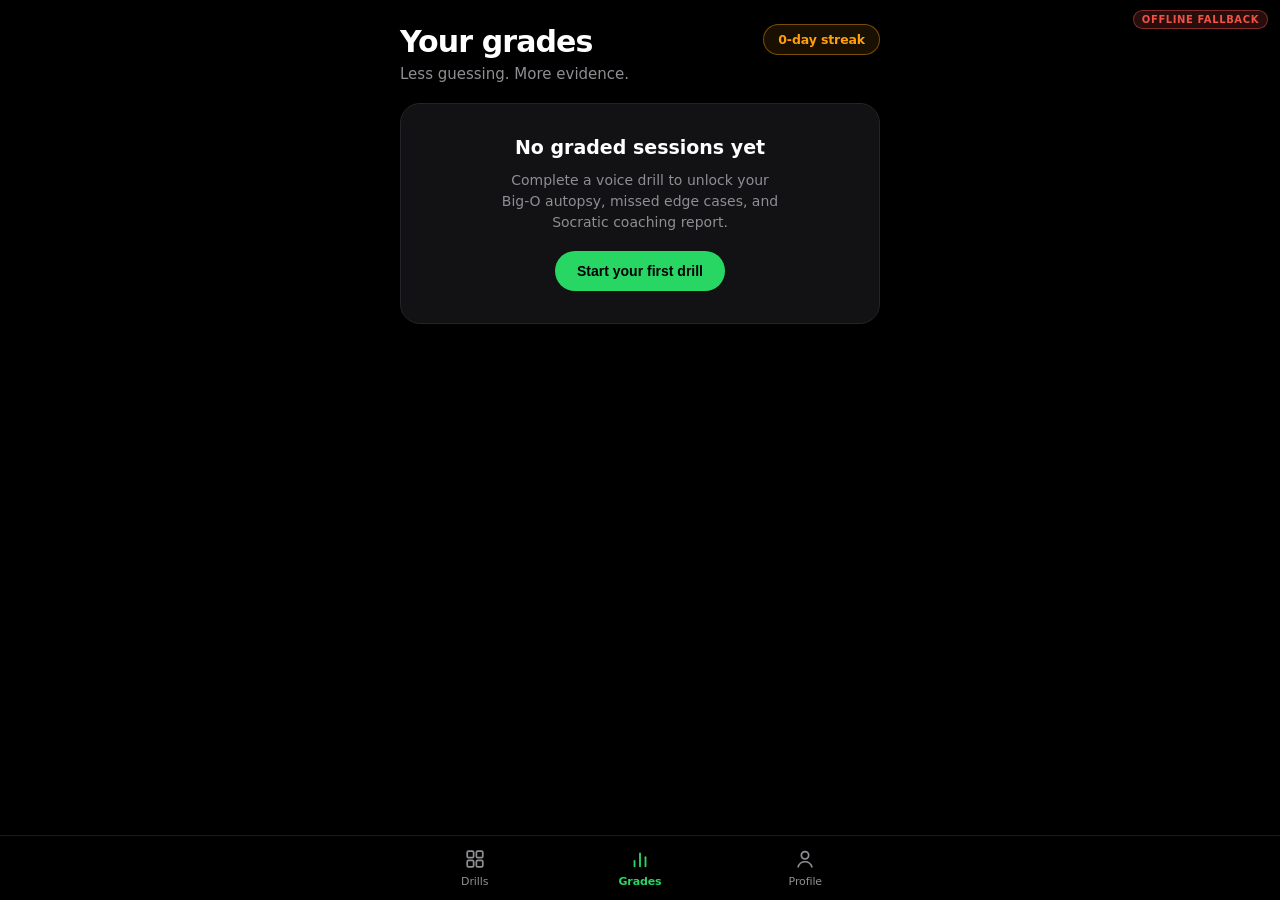
<file: android/app/src/main/assets/grades.html>
<!DOCTYPE html>
<html lang="en">

<head>
  <meta charset="utf-8">
  <meta name="viewport"
    content="width=device-width, initial-scale=1.0, maximum-scale=1.0, user-scalable=no, viewport-fit=cover">
  <title>Vocl · Grades</title>
  <link rel="stylesheet" href="css/vocl-theme.css">
  <style>
    .top-row {
      display: flex;
      align-items: flex-start;
      justify-content: space-between;
      gap: 12px;
      padding-top: 4px;
    }

    .title-block {
      display: flex;
      flex-direction: column;
      gap: 6px;
    }

    .page-title {
      font-size: 30px;
      font-weight: 700;
      letter-spacing: -0.03em;
    }

    .page-sub {
      font-size: 15px;
      color: var(--muted);
    }

    .summary-row {
      display: flex;
      align-items: flex-end;
      justify-content: space-between;
      gap: 16px;
    }

    .summary-left {
      display: flex;
      flex-direction: column;
      gap: 6px;
    }

    .avg-wrap {
      display: flex;
      align-items: baseline;
      gap: 10px;
    }

    .avg-score {
      font-size: 46px;
      font-weight: 700;
      color: var(--green);
      line-height: 1;
      letter-spacing: -0.03em;
    }

    .avg-caption {
      font-size: 13px;
      color: var(--muted);
    }

    .trend-col {
      display: flex;
      flex-direction: column;
      align-items: flex-end;
      gap: 10px;
    }

    .trend-delta {
      font-size: 13px;
      font-weight: 600;
      color: var(--green);
    }

    .mini-bars {
      display: flex;
      align-items: flex-end;
      gap: 6px;
      height: 48px;
    }

    .mini-bar {
      width: 11px;
      border-radius: 4px;
      background: var(--green-dim);
      transition: height 0.3s ease;
    }

    .mini-bar.latest {
      background: var(--green);
    }

    .empty-card {
      text-align: center;
      align-items: center;
      padding: 32px 22px;
      gap: 12px;
    }

    .empty-title {
      font-size: 19px;
      font-weight: 700;
    }

    .empty-sub {
      font-size: 14px;
      color: var(--muted);
      line-height: 1.5;
      max-width: 280px;
    }

    .empty-cta {
      margin-top: 6px;
      padding: 12px 22px;
      border: none;
      border-radius: var(--radius-pill);
      background: var(--green);
      color: #000000;
      font-size: 14px;
      font-weight: 700;
      cursor: pointer;
    }

    .autopsy-header {
      display: flex;
      flex-direction: column;
      gap: 8px;
    }

    .autopsy-top {
      display: flex;
      align-items: baseline;
      justify-content: space-between;
    }

    .section-title {
      font-size: 20px;
      font-weight: 700;
      letter-spacing: -0.02em;
    }

    .date-label {
      font-size: 13px;
      color: var(--muted);
    }

    .autopsy-prob-row {
      display: flex;
      align-items: center;
      justify-content: space-between;
      gap: 12px;
    }

    .autopsy-prob {
      font-size: 17px;
      font-weight: 700;
      letter-spacing: -0.02em;
    }

    .autopsy-score {
      font-size: 28px;
      font-weight: 700;
      color: var(--green);
      line-height: 1;
    }

    .autopsy-meta {
      font-size: 13px;
      color: var(--muted);
    }

    .complexity-grid {
      display: grid;
      grid-template-columns: 1fr 1px 1fr;
      gap: 16px;
      align-items: start;
    }

    .v-divider {
      background: var(--surface-border);
      height: 100%;
      min-height: 54px;
    }

    .comp-col {
      display: flex;
      flex-direction: column;
      gap: 6px;
    }

    .comp-label {
      font-size: 13px;
      color: var(--muted);
    }

    .comp-val {
      font-size: 15px;
      font-weight: 600;
      word-break: break-word;
    }

    .comp-val.yours {
      color: var(--amber);
    }

    .comp-val.optimal {
      color: var(--green);
    }

    .comp-sub {
      font-size: 11px;
      color: #636368;
    }

    .edge-list {
      display: flex;
      flex-wrap: wrap;
      gap: 8px;
    }

    .edge-chip {
      padding: 5px 11px;
      border-radius: var(--radius-pill);
      background: rgba(255, 159, 10, 0.10);
      border: 1px solid rgba(255, 159, 10, 0.30);
      color: var(--amber);
      font-size: 12px;
      font-weight: 500;
    }

    .stand-section {
      display: flex;
      flex-direction: column;
      gap: 14px;
    }

    .metric-row {
      display: grid;
      grid-template-columns: 138px 1fr 40px;
      align-items: center;
      gap: 12px;
    }

    .metric-name {
      font-size: 14px;
      color: #B4B4BC;
    }

    .bar-track {
      height: 5px;
      border-radius: 9999px;
      background: #26262A;
      overflow: hidden;
    }

    .bar-fill {
      height: 100%;
      border-radius: 9999px;
      transition: width 0.3s ease;
    }

    .metric-val {
      font-size: 13px;
      font-weight: 700;
      text-align: right;
    }

    .next-label {
      font-size: 11px;
      font-weight: 700;
      letter-spacing: 0.08em;
      color: var(--amber);
      text-transform: uppercase;
    }

    .next-text {
      font-size: 14.5px;
      line-height: 1.48;
      color: #E5E5EA;
    }

    .all-sessions-btn {
      display: flex;
      align-items: center;
      justify-content: space-between;
      color: var(--green);
      font-size: 15px;
      font-weight: 600;
      background: transparent;
      border: none;
      padding: 4px 0;
      cursor: pointer;
      width: 100%;
    }

    .history-list {
      display: none;
      flex-direction: column;
      gap: 10px;
    }

    .history-list.open {
      display: flex;
    }

    .history-item {
      background: var(--surface);
      border: 1px solid var(--surface-border);
      border-radius: 14px;
      padding: 14px 16px;
      display: flex;
      align-items: center;
      justify-content: space-between;
      gap: 12px;
      cursor: pointer;
      transition: border-color 0.15s ease, transform 0.15s ease;
    }

    .history-item:active {
      transform: scale(0.985);
    }

    .history-item.selected {
      border-color: var(--green);
    }

    .history-title {
      font-size: 14.5px;
      font-weight: 600;
      color: #FFFFFF;
    }

    .history-meta {
      font-size: 12px;
      color: var(--muted);
      margin-top: 3px;
    }

    .history-score {
      font-size: 18px;
      font-weight: 700;
      color: var(--green);
    }
  </style>
  <script src="js/vocl-bridge.js"></script>
</head>

<body>

  <main class="page">
    <header class="top-row">
      <div class="title-block">
        <h1 class="page-title">Your grades</h1>
        <p class="page-sub">Less guessing. More evidence.</p>
      </div>
      <div class="streak-pill" id="streak-pill">0-day streak</div>
    </header>

    <section class="card empty-card" id="empty-state" style="display:none;">
      <div class="empty-title">No graded sessions yet</div>
      <p class="empty-sub">Complete a voice drill to unlock your Big-O autopsy, missed edge cases, and Socratic coaching
        report.</p>
      <button class="empty-cta" onclick="navigateTo('drills.html')">Start your first drill</button>
    </section>

    <div id="grades-content" style="display:flex;flex-direction:column;gap:20px;">
      <section class="card">
        <div class="summary-row">
          <div class="summary-left">
            <span class="card-label mono">LAST 5 SESSIONS</span>
            <div class="avg-wrap">
              <span class="avg-score mono" id="avg-score">--</span>
              <span class="avg-caption">avg. score</span>
            </div>
          </div>
          <div class="trend-col">
            <span class="trend-delta mono" id="trend-delta">Ready</span>
            <div class="mini-bars" id="mini-bars"></div>
          </div>
        </div>
      </section>

      <section class="card" id="autopsy-card">
        <div class="autopsy-header">
          <div class="autopsy-top">
            <h2 class="section-title" id="autopsy-heading">Latest autopsy</h2>
            <span class="date-label" id="autopsy-date">No sessions yet</span>
          </div>
          <div class="autopsy-prob-row">
            <span class="autopsy-prob" id="autopsy-title">—</span>
            <span class="autopsy-score mono" id="autopsy-score">--</span>
          </div>
          <div class="autopsy-meta" id="autopsy-meta">—</div>
        </div>

        <div class="divider"></div>

        <span class="card-label mono">COMPLEXITY</span>
        <div class="complexity-grid">
          <div class="comp-col">
            <span class="comp-label">Your approach</span>
            <span class="comp-val yours mono" id="your-complexity">—</span>
            <span class="comp-sub">time / space</span>
          </div>
          <div class="v-divider"></div>
          <div class="comp-col">
            <span class="comp-label">Optimal target</span>
            <span class="comp-val optimal mono" id="optimal-complexity">—</span>
            <span class="comp-sub">reference bound</span>
          </div>
        </div>

        <div id="edge-cases-card" style="display:none;flex-direction:column;gap:10px;">
          <div class="divider"></div>
          <span class="card-label mono">MISSED EDGE CASES</span>
          <div class="edge-list" id="edge-cases-list"></div>
        </div>

        <div class="divider"></div>

        <div class="stand-section">
          <span class="card-label mono">WHERE YOU STAND</span>

          <div class="metric-row">
            <span class="metric-name">Problem &amp; approach</span>
            <div class="bar-track">
              <div class="bar-fill" id="bar-correctness" style="width:0%;background:#28D763;"></div>
            </div>
            <span class="metric-val mono" id="val-correctness" style="color:#28D763;">-/10</span>
          </div>
          <div class="metric-row">
            <span class="metric-name">Complexity rigor</span>
            <div class="bar-track">
              <div class="bar-fill" id="bar-complexity" style="width:0%;background:#0A84FF;"></div>
            </div>
            <span class="metric-val mono" id="val-complexity" style="color:#9AB8FF;">-/10</span>
          </div>
          <div class="metric-row">
            <span class="metric-name">Edge-case coverage</span>
            <div class="bar-track">
              <div class="bar-fill" id="bar-edge" style="width:0%;background:#FF9F0A;"></div>
            </div>
            <span class="metric-val mono" id="val-edge" style="color:#FF9F0A;">-/10</span>
          </div>
          <div class="metric-row">
            <span class="metric-name">Communication</span>
            <div class="bar-track">
              <div class="bar-fill" id="bar-comm" style="width:0%;background:#28D763;"></div>
            </div>
            <span class="metric-val mono" id="val-comm" style="color:#28D763;">-/10</span>
          </div>
        </div>

        <div class="divider"></div>

        <span class="next-label mono">NEXT TIME</span>
        <p class="next-text" id="next-time-text">Complete your first audio session to get targeted coaching on
          complexity and missed edge cases.</p>
      </section>

      <button class="all-sessions-btn" onclick="toggleHistory()">
        <span id="history-toggle-label">View all sessions</span>
        <svg width="18" height="18" viewBox="0 0 24 24" fill="none" stroke="currentColor" stroke-width="2.2"
          stroke-linecap="round" stroke-linejoin="round">
          <line x1="5" y1="12" x2="19" y2="12"></line>
          <polyline points="12 5 19 12 12 19"></polyline>
        </svg>
      </button>

      <section class="history-list" id="history-list"></section>
    </div>
  </main>

  <script>renderBottomNav('grades');</script>

  <script>
    var allSessions = [];
    var problemsById = {};
    var selectedIndex = -1;

    function lookupProblem(problemId) {
      return problemsById[problemId] || getFallbackProblemById(problemId);
    }

    function normalizeScore(raw) {
      var n = parseFloat(raw);
      if (isNaN(n)) return 0;
      return n <= 10 ? Math.round(n * 10) : Math.round(n);
    }

    function formatDateLabel(ts) {
      if (!ts) return 'Recent';
      var d = new Date(ts);
      if (isNaN(d.getTime())) return 'Recent';
      var today = new Date();
      if (d.toDateString() === today.toDateString()) return 'Today';
      return d.toLocaleDateString(undefined, { month: 'short', day: 'numeric' });
    }

    function parseEdgeCases(raw) {
      if (Array.isArray(raw)) return raw.filter(Boolean);
      if (!raw) return [];
      return String(raw).split(';').map(function (s) { return s.trim(); }).filter(Boolean);
    }

    function toggleHistory() {
      document.getElementById('history-list').classList.toggle('open');
    }

    function renderSelectedAutopsy(index) {
      selectedIndex = index;
      var session = allSessions[index];
      if (!session) return;

      var isLatest = index === allSessions.length - 1;
      var prob = lookupProblem(session.problem_id);
      var score = normalizeScore(session.score);
      var mins = Math.max(1, Math.round((parseInt(session.duration_sec, 10) || 60) / 60));
      var isOptimal = session.is_optimal === true || String(session.is_optimal).toLowerCase() === 'true';

      document.getElementById('autopsy-heading').textContent = isLatest ? 'Latest autopsy' : 'Session autopsy';
      document.getElementById('autopsy-date').textContent = formatDateLabel(session.timestamp_utc);
      document.getElementById('autopsy-title').textContent = prob ? prob.title : session.problem_id;
      document.getElementById('autopsy-score').textContent = score;
      document.getElementById('autopsy-meta').textContent = mins + ' min · ' + (prob ? prob.category : 'Drill') + ' · ' + (isOptimal ? 'Optimal' : 'Suboptimal');

      document.getElementById('your-complexity').textContent = session.final_complexity || 'Not evaluated';
      document.getElementById('optimal-complexity').textContent = prob ? prob.optimal_complexity : 'O(N)';

      var edges = parseEdgeCases(session.missed_edge_cases);
      var edgeCard = document.getElementById('edge-cases-card');
      var edgeList = document.getElementById('edge-cases-list');
      edgeList.innerHTML = '';
      if (edges.length > 0) {
        edgeCard.style.display = 'flex';
        edges.forEach(function (item) {
          var chip = document.createElement('span');
          chip.className = 'edge-chip';
          chip.textContent = item;
          edgeList.appendChild(chip);
        });
      } else {
        edgeCard.style.display = 'none';
      }

      var hasRubric = session.correctness_score !== undefined && session.correctness_score !== '' && session.correctness_score !== null;
      var corrTen = hasRubric ? Math.round(parseFloat(session.correctness_score) || 0) : Math.round(score / 10);
      var compTen = hasRubric ? Math.round(parseFloat(session.complexity_score) || 0) : (isOptimal ? Math.max(8, Math.round(score / 10)) : Math.max(3, Math.round(score / 11)));
      var edgeTen = hasRubric ? Math.round(parseFloat(session.edge_cases_score) || 0) : Math.max(2, 10 - edges.length * 2);
      var commTen = hasRubric ? Math.round(parseFloat(session.communication_score) || 0) : Math.min(10, Math.max(4, Math.round((score + 10) / 11)));

      setMetric('correctness', corrTen);
      setMetric('complexity', compTen);
      setMetric('edge', edgeTen);
      setMetric('comm', commTen);

      document.getElementById('next-time-text').textContent =
        session.summary_feedback || 'Keep defending your time and space trade-offs out loud.';

      document.querySelectorAll('.history-item').forEach(function (el) {
        el.classList.toggle('selected', Number(el.getAttribute('data-idx')) === index);
      });
    }

    function renderGrades(sessions) {
      allSessions = Array.isArray(sessions) ? sessions : [];
      var days = computeStreakDays(allSessions);
      document.getElementById('streak-pill').textContent = days + '-day streak';

      if (allSessions.length === 0) {
        document.getElementById('empty-state').style.display = 'flex';
        document.getElementById('grades-content').style.display = 'none';
        return;
      }

      document.getElementById('empty-state').style.display = 'none';
      document.getElementById('grades-content').style.display = 'flex';

      var recent = allSessions.slice(-5);
      var scores = recent.map(function (s) { return normalizeScore(s.score); });
      var avg = Math.round(scores.reduce(function (a, b) { return a + b; }, 0) / scores.length);
      document.getElementById('avg-score').textContent = avg;

      if (scores.length >= 2) {
        var diff = scores[scores.length - 1] - scores[0];
        var sign = diff >= 0 ? '↑ +' : '↓ ';
        document.getElementById('trend-delta').textContent = sign + Math.abs(diff) + ' pts';
      } else {
        document.getElementById('trend-delta').textContent = '1 session';
      }
      renderMiniBars(scores);

      document.getElementById('history-toggle-label').textContent = 'View all sessions (' + allSessions.length + ')';

      var histEl = document.getElementById('history-list');
      histEl.innerHTML = '';
      for (var i = allSessions.length - 1; i >= 0; i--) {
        (function (idx) {
          var s = allSessions[idx];
          var p = lookupProblem(s.problem_id);
          var sc = normalizeScore(s.score);
          var m = Math.max(1, Math.round((parseInt(s.duration_sec, 10) || 60) / 60));
          var item = document.createElement('div');
          item.className = 'history-item';
          item.setAttribute('data-idx', String(idx));
          item.onclick = function () {
            renderSelectedAutopsy(idx);
            window.scrollTo({ top: 0, behavior: 'smooth' });
          };
          item.innerHTML =
            '<div>' +
            '<div class="history-title">' + escapeHtml(p ? p.title : s.problem_id) + '</div>' +
            '<div class="history-meta">' + escapeHtml(formatDateLabel(s.timestamp_utc)) + ' &middot; ' + m + ' min &middot; ' + escapeHtml(s.final_complexity || '—') + '</div>' +
            '</div>' +
            '<div class="history-score mono">' + sc + '</div>';
          histEl.appendChild(item);
        })(i);
      }

      renderSelectedAutopsy(allSessions.length - 1);
    }

    function setMetric(key, val) {
      var clamped = Math.max(0, Math.min(10, val));
      document.getElementById('bar-' + key).style.width = (clamped * 10) + '%';
      document.getElementById('val-' + key).textContent = clamped + '/10';
    }

    function renderMiniBars(scores) {
      var container = document.getElementById('mini-bars');
      container.innerHTML = '';
      var padded = scores.slice();
      while (padded.length < 5) padded.unshift(20);
      padded.forEach(function (sc, idx) {
        var bar = document.createElement('div');
        bar.className = 'mini-bar' + (idx === padded.length - 1 ? ' latest' : '');
        var h = Math.max(10, Math.min(46, Math.round((sc / 100) * 46)));
        bar.style.height = h + 'px';
        container.appendChild(bar);
      });
    }

    function loadLocalSessions() {
      try {
        var list = JSON.parse(localStorage.getItem('voclSessions') || '[]');
        if (list.length > 0) return list;
        var single = JSON.parse(localStorage.getItem('lastAutopsy') || 'null');
        return single ? [single] : [];
      } catch (e) {
        return [];
      }
    }

    function initGrades() {
      voclApiJson('/api/problems')
        .then(function (probs) {
          if (Array.isArray(probs)) {
            probs.forEach(function (p) { if (p && p.id) problemsById[p.id] = p; });
          }
        })
        .catch(function () {})
        .finally(function () {
          voclApiJson('/api/sessions')
            .then(function (data) {
              setOfflineBadge(false);
              var list = Array.isArray(data) ? data : [];
              renderGrades(list);
            })
            .catch(function (err) {
              if (err && err.status === 401) return;
              setOfflineBadge(true);
              renderGrades(loadLocalSessions());
            });
        });
    }

    initGrades();
  </script>
</body>

</html>
</file>
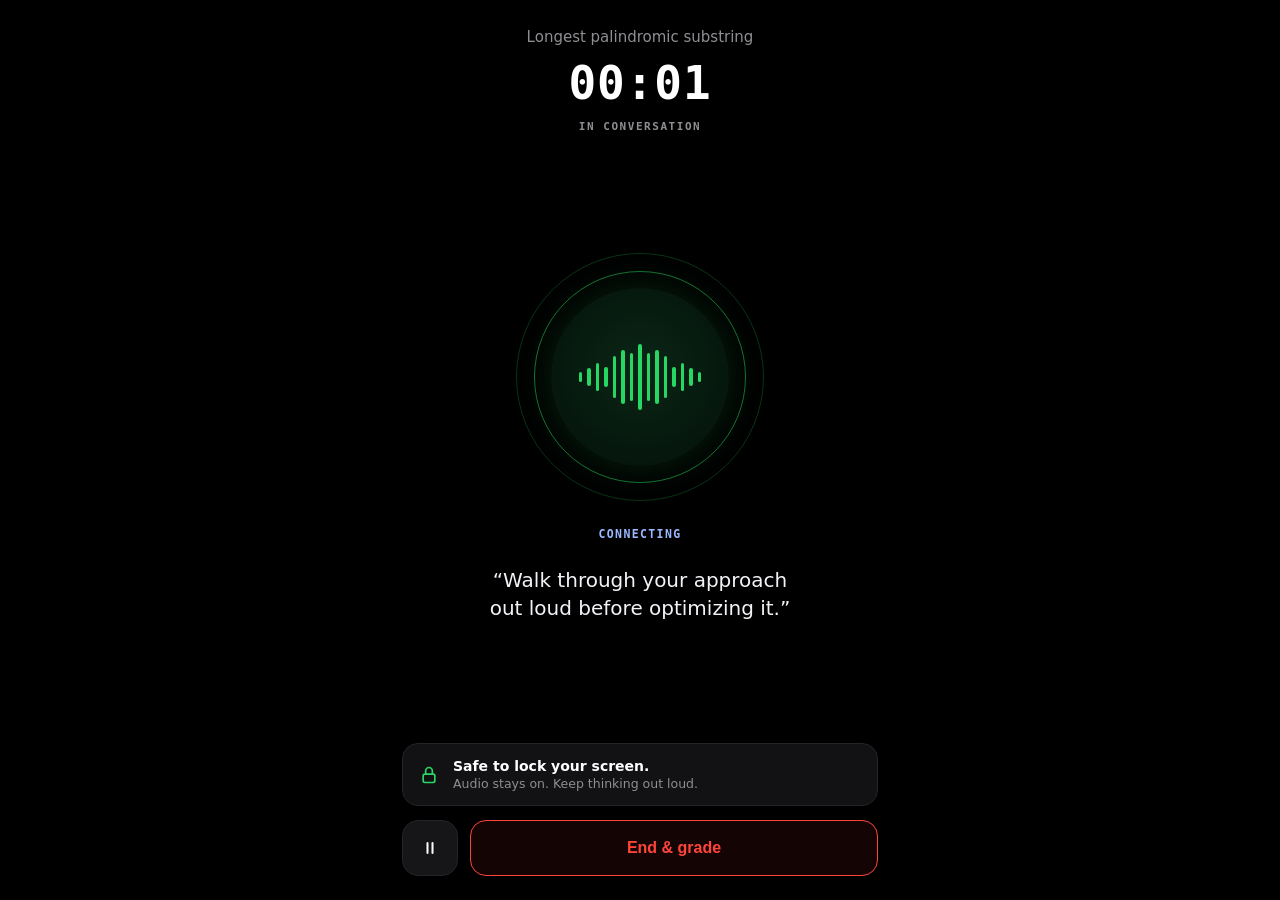
<file: android/app/src/main/assets/live.html>
<!DOCTYPE html>
<html lang="en">
<head>
<meta charset="utf-8">
<meta name="viewport" content="width=device-width, initial-scale=1.0, maximum-scale=1.0, user-scalable=no, viewport-fit=cover">
<title>Vocl · Pocket Mode</title>
<link rel="stylesheet" href="css/vocl-theme.css">
<style>
  html, body { height: 100%; min-height: 100dvh; overflow: hidden; }

  .screen {
    max-width: 520px; height: 100dvh; margin: 0 auto;
    padding: 28px 22px calc(24px + env(safe-area-inset-bottom, 0px));
    display: flex; flex-direction: column; align-items: center; justify-content: space-between;
  }

  .header { display: flex; flex-direction: column; align-items: center; gap: 14px; text-align: center; }
  .problem-name { font-size: 15px; font-weight: 500; color: var(--muted); }
  .timer { font-size: 46px; font-weight: 700; letter-spacing: 0.02em; color: #FFFFFF; line-height: 1; }
  .sub-status { font-size: 11px; font-weight: 600; letter-spacing: 0.14em; color: var(--muted); text-transform: uppercase; }

  .orb-area { display: flex; flex-direction: column; align-items: center; gap: 26px; text-align: center; width: 100%; }

  .orb-stage {
    position: relative; width: 248px; height: 248px;
    display: flex; align-items: center; justify-content: center;
  }
  .ring-outer {
    position: absolute; inset: 0; border-radius: 50%;
    border: 1px solid rgba(10, 132, 255, 0.24);
    transition: border-color 0.4s ease, transform 0.6s ease;
  }
  .ring-mid {
    position: absolute; inset: 18px; border-radius: 50%;
    border: 1px solid rgba(10, 132, 255, 0.48);
    transition: border-color 0.4s ease, transform 0.6s ease;
  }
  .orb-core {
    position: relative; width: 178px; height: 178px; border-radius: 50%;
    background: radial-gradient(circle at 50% 45%, #0B1D36 0%, #050E1B 100%);
    display: flex; align-items: center; justify-content: center; gap: 5px;
    transition: background 0.4s ease, box-shadow 0.4s ease;
  }

  .orb-stage.speaking .ring-outer { border-color: rgba(10, 132, 255, 0.28); animation: breathe 2.2s ease-in-out infinite; }
  .orb-stage.speaking .ring-mid { border-color: rgba(10, 132, 255, 0.56); animation: breathe 2.2s ease-in-out infinite 0.2s; }
  .orb-stage.speaking .orb-core { background: radial-gradient(circle at 50% 45%, #0D2240 0%, #050E1B 100%); box-shadow: 0 0 42px rgba(10, 132, 255, 0.20); }
  .orb-stage.speaking .bar { background: var(--blue); animation: waveSpeak 1.1s ease-in-out infinite; }

  .orb-stage.listening .ring-outer { border-color: rgba(40, 215, 99, 0.24); animation: breathe 3s ease-in-out infinite; }
  .orb-stage.listening .ring-mid { border-color: rgba(40, 215, 99, 0.52); }
  .orb-stage.listening .orb-core { background: radial-gradient(circle at 50% 45%, #0A2616 0%, #041009 100%); box-shadow: 0 0 42px rgba(40, 215, 99, 0.16); }
  .orb-stage.listening .bar { background: var(--green); animation: waveListen 1.8s ease-in-out infinite; }

  .orb-stage.analyzing .ring-outer { border-color: rgba(255, 159, 10, 0.28); animation: breathe 1.4s ease-in-out infinite; }
  .orb-stage.analyzing .ring-mid { border-color: rgba(255, 159, 10, 0.58); }
  .orb-stage.analyzing .orb-core { background: radial-gradient(circle at 50% 45%, #2A1C07 0%, #120B02 100%); box-shadow: 0 0 42px rgba(255, 159, 10, 0.18); }
  .orb-stage.analyzing .bar { background: var(--amber); animation: waveAnalyze 0.9s ease-in-out infinite; }

  .orb-stage.paused .ring-outer { border-color: rgba(142, 142, 147, 0.26); }
  .orb-stage.paused .ring-mid { border-color: rgba(142, 142, 147, 0.45); }
  .orb-stage.paused .orb-core { background: radial-gradient(circle at 50% 45%, #1E1E22 0%, #0C0C0E 100%); box-shadow: none; }
  .orb-stage.paused .bar { background: var(--muted); animation: none; transform: scaleY(0.35); }

  .orb-stage.reconnecting .ring-outer { border-color: rgba(255, 159, 10, 0.30); animation: breathe 1.6s ease-in-out infinite; }
  .orb-stage.reconnecting .ring-mid { border-color: rgba(255, 159, 10, 0.52); animation: breathe 1.6s ease-in-out infinite 0.25s; }
  .orb-stage.reconnecting .orb-core { background: radial-gradient(circle at 50% 45%, #241908 0%, #100B03 100%); box-shadow: 0 0 36px rgba(255, 159, 10, 0.16); }
  .orb-stage.reconnecting .bar { background: var(--amber); animation: waveListen 1.5s ease-in-out infinite; }

  .orb-stage.error .ring-outer { border-color: rgba(255, 69, 58, 0.28); }
  .orb-stage.error .ring-mid { border-color: rgba(255, 69, 58, 0.58); }
  .orb-stage.error .orb-core { background: radial-gradient(circle at 50% 45%, #2B0D0B 0%, #120504 100%); box-shadow: 0 0 42px rgba(255, 69, 58, 0.18); }
  .orb-stage.error .bar { background: var(--red); animation: none; }

  .bar { width: 3.5px; border-radius: 9999px; background: var(--blue); transform-origin: center; }
  @keyframes breathe { 0%, 100% { transform: scale(1); } 50% { transform: scale(1.03); } }
  @keyframes waveSpeak { 0%, 100% { transform: scaleY(0.55); } 50% { transform: scaleY(1.12); } }
  @keyframes waveListen { 0%, 100% { transform: scaleY(0.42); } 50% { transform: scaleY(0.82); } }
  @keyframes waveAnalyze { 0%, 100% { transform: scaleY(0.45); opacity: 0.65; } 50% { transform: scaleY(1.0); opacity: 1; } }

  .state-caption { font-size: 11.5px; font-weight: 700; letter-spacing: 0.12em; text-transform: uppercase; color: var(--blue-soft); transition: color 0.3s ease; }
  .prompt-quote { font-size: 20px; font-weight: 500; line-height: 1.38; color: #F2F2F7; max-width: 310px; min-height: 56px; }

  .bottom-dock { width: 100%; display: flex; flex-direction: column; gap: 14px; }
  .pocket-card {
    background: var(--surface); border: 1px solid var(--surface-border); border-radius: var(--radius-control);
    padding: 14px 16px; display: flex; align-items: center; gap: 14px;
  }
  .pocket-icon { color: var(--green); flex-shrink: 0; }
  .pocket-title { font-size: 14px; font-weight: 600; color: #FFFFFF; }
  .pocket-sub { font-size: 12.5px; color: var(--muted); margin-top: 2px; }

  .controls { display: flex; align-items: center; gap: 12px; width: 100%; }
  .pause-btn {
    width: 56px; height: 56px; border-radius: var(--radius-control); flex-shrink: 0;
    background: #161618; border: 1px solid var(--surface-border); color: #FFFFFF;
    display: flex; align-items: center; justify-content: center; cursor: pointer;
    transition: border-color 0.15s ease, background 0.15s ease;
  }
  .pause-btn.paused { background: rgba(255, 159, 10, 0.14); border-color: var(--amber); color: var(--amber); }
  .pause-btn:active { opacity: 0.75; }
  .end-btn {
    flex: 1; height: 56px; border-radius: var(--radius-control);
    background: rgba(255, 69, 58, 0.08); border: 1.2px solid var(--red); color: var(--red);
    font-size: 16px; font-weight: 700; cursor: pointer; transition: transform 0.15s ease, background 0.15s ease;
  }
  .end-btn:active { transform: scale(0.985); background: rgba(255, 69, 58, 0.18); }
  .end-btn:disabled { opacity: 0.55; }
</style>
<script src="js/vocl-bridge.js"></script>
</head>
<body>

<main class="screen">
  <header class="header">
    <div class="problem-name" id="problem-name">Technical Interview</div>
    <div class="timer mono" id="timer">00:00</div>
    <div class="sub-status mono" id="sub-status">IN CONVERSATION</div>
  </header>

  <section class="orb-area">
    <div class="orb-stage listening" id="orb-stage">
      <div class="ring-outer"></div>
      <div class="ring-mid"></div>
      <div class="orb-core" id="waveform"></div>
    </div>
    <div class="state-caption mono" id="state-caption">CONNECTING</div>
    <p class="prompt-quote" id="prompt-quote">“Walk through your approach out loud before optimizing it.”</p>
  </section>

  <footer class="bottom-dock">
    <div class="pocket-card">
      <svg class="pocket-icon" width="20" height="20" viewBox="0 0 24 24" fill="none" stroke="currentColor" stroke-width="2" stroke-linecap="round" stroke-linejoin="round"><rect x="5" y="11" width="14" height="10" rx="2"></rect><path d="M8 11V7a4 4 0 0 1 8 0v4"></path></svg>
      <div>
        <div class="pocket-title">Safe to lock your screen.</div>
        <div class="pocket-sub">Audio stays on. Keep thinking out loud.</div>
      </div>
    </div>

    <div class="controls">
      <button type="button" class="pause-btn" id="pause-btn" onclick="togglePauseMic()" aria-label="Pause session">
        <svg id="icon-pause" width="20" height="20" viewBox="0 0 24 24" fill="none" stroke="currentColor" stroke-width="2.4" stroke-linecap="round"><line x1="9" y1="6" x2="9" y2="18"></line><line x1="15" y1="6" x2="15" y2="18"></line></svg>
        <svg id="icon-play" width="20" height="20" viewBox="0 0 24 24" fill="currentColor" style="display:none;"><polygon points="7 5 19 12 7 19 7 5"></polygon></svg>
      </button>
      <button type="button" class="end-btn" id="end-btn" onclick="endInterview()">End &amp; grade</button>
    </div>
  </footer>
</main>

<script>
var problemId = getQueryParam('id') || 'longest-palindrome';
var elapsedSec = 0;
var micPaused = false;
var sessionEnded = false;
var lastServerStatus = 'connecting';

(function buildWaveform() {
  var heights = [10, 18, 28, 20, 42, 54, 48, 66, 48, 54, 42, 20, 28, 18, 10];
  var container = document.getElementById('waveform');
  heights.forEach(function(h, i) {
    var bar = document.createElement('span');
    bar.className = 'bar';
    bar.style.height = h + 'px';
    bar.style.animationDelay = (i * 0.08) + 's';
    container.appendChild(bar);
  });
})();

(function loadTitle() {
  var fallback = getFallbackProblemById(problemId);
  document.getElementById('problem-name').textContent = fallback.title;
  fetch(getBackendUrl() + '/api/problems/' + encodeURIComponent(problemId))
    .then(function(r) { return r.ok ? r.json() : null; })
    .then(function(p) { if (p && p.title) document.getElementById('problem-name').textContent = p.title; })
    .catch(function() {});
})();

var timerInterval = setInterval(function() {
  if (micPaused || sessionEnded) return;
  elapsedSec += 1;
  var mins = String(Math.floor(elapsedSec / 60)).padStart(2, '0');
  var secs = String(elapsedSec % 60).padStart(2, '0');
  document.getElementById('timer').textContent = mins + ':' + secs;
}, 1000);

function togglePauseMic() {
  if (sessionEnded) return;
  micPaused = !micPaused;
  setMicMuted(micPaused);

  var btn = document.getElementById('pause-btn');
  var pauseIcon = document.getElementById('icon-pause');
  var playIcon = document.getElementById('icon-play');
  btn.classList.toggle('paused', micPaused);
  btn.setAttribute('aria-label', micPaused ? 'Resume session' : 'Pause session');
  pauseIcon.style.display = micPaused ? 'none' : 'block';
  playIcon.style.display = micPaused ? 'block' : 'none';

  if (micPaused) {
    document.getElementById('sub-status').textContent = 'SESSION PAUSED';
    document.getElementById('orb-stage').className = 'orb-stage paused';
    document.getElementById('state-caption').textContent = 'PAUSED';
    document.getElementById('state-caption').style.color = '#FF9F0A';
    document.getElementById('prompt-quote').textContent = '“Session paused. Tap play when you are ready to resume.”';
  } else {
    document.getElementById('sub-status').textContent = 'IN CONVERSATION';
    window.onVoclStateChange(lastServerStatus);
  }
}

window.onVoclStateChange = function(status) {
  if (sessionEnded) return;
  lastServerStatus = status || 'listening';
  if (micPaused) return;

  var stage = document.getElementById('orb-stage');
  var caption = document.getElementById('state-caption');
  var quote = document.getElementById('prompt-quote');

  if (status === 'speaking') {
    stage.className = 'orb-stage speaking';
    caption.textContent = 'INTERVIEWER SPEAKING';
    caption.style.color = '#9AB8FF';
    quote.textContent = '“Listen closely — you can interrupt anytime to defend your approach.”';
  } else if (status === 'analyzing') {
    stage.className = 'orb-stage analyzing';
    caption.textContent = 'ANALYZING APPROACH';
    caption.style.color = '#FF9F0A';
    quote.textContent = '“Checking time complexity, space bounds, and edge cases…”';
  } else if (status === 'connecting') {
    stage.className = 'orb-stage listening';
    caption.textContent = 'CONNECTING';
    caption.style.color = '#9AB8FF';
    quote.textContent = '“Walk through your approach out loud before optimizing it.”';
  } else if (status === 'reconnecting') {
    stage.className = 'orb-stage reconnecting';
    caption.textContent = 'RECONNECTING…';
    caption.style.color = '#FF9F0A';
    quote.textContent = '“Network hiccup — reconnecting your session…”';
  } else if (status === 'error') {
    stage.className = 'orb-stage error';
    caption.textContent = 'CONNECTION INTERRUPTED';
    caption.style.color = '#FF453A';
    quote.textContent = '“Audio stream disconnected. Tap End & grade to return.”';
  } else {
    stage.className = 'orb-stage listening';
    caption.textContent = 'LISTENING';
    caption.style.color = '#28D763';
    quote.textContent = '“Go ahead — explain your data structure and trade-offs out loud.”';
  }
};

window.onVoclSessionComplete = function(autopsy) {
  sessionEnded = true;
  clearInterval(timerInterval);
  setMicMuted(false);
  if (autopsy) saveSessionLocally(autopsy);

  document.getElementById('state-caption').textContent = 'SESSION GRADED';
  document.getElementById('state-caption').style.color = '#28D763';
  document.getElementById('sub-status').textContent = 'AUTOPSY READY';
  document.getElementById('prompt-quote').textContent = 'Opening your grade report…';

  setTimeout(function() { navigateTo('grades.html?latest=1'); }, 450);
};

function endInterview() {
  if (sessionEnded) {
    navigateTo('grades.html?latest=1');
    return;
  }
  var btn = document.getElementById('end-btn');
  btn.disabled = true;
  btn.textContent = 'Grading session…';
  document.getElementById('sub-status').textContent = 'GRADING SESSION';
  document.getElementById('state-caption').textContent = 'COMPUTING AUTOPSY';
  document.getElementById('state-caption').style.color = '#FF9F0A';
  document.getElementById('orb-stage').className = 'orb-stage analyzing';

  stopSession();

  setTimeout(function() {
    if (!sessionEnded) navigateTo('grades.html?latest=1');
  }, 9000);
}
</script>
</body>
</html>
</file>
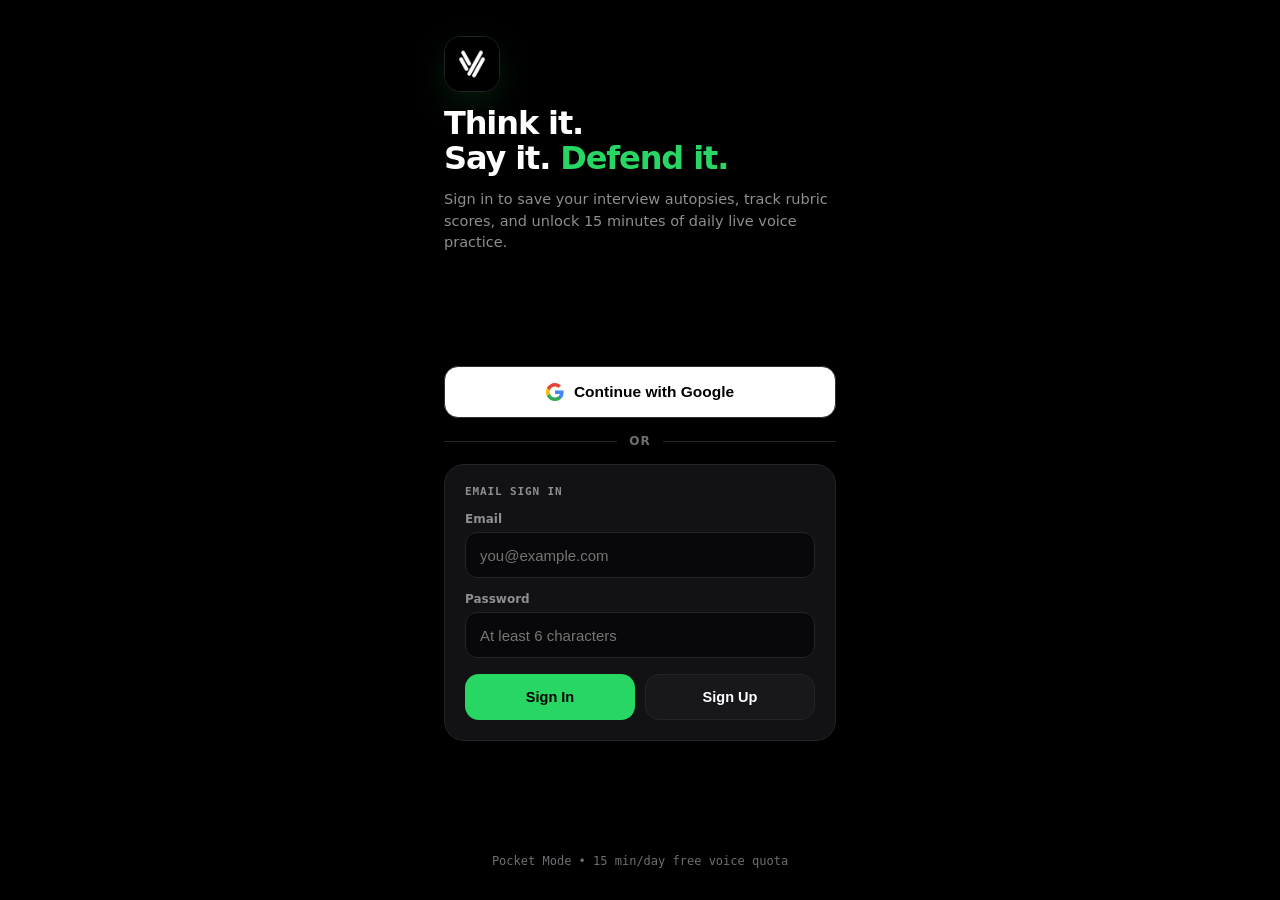
<file: android/app/src/main/assets/login.html>
<!DOCTYPE html>
<html lang="en">
<head>
<meta charset="utf-8">
<meta name="viewport" content="width=device-width, initial-scale=1.0, maximum-scale=1.0, user-scalable=no, viewport-fit=cover">
<title>Vocl · Sign In</title>
<link rel="stylesheet" href="css/vocl-theme.css">
<style>
  .login-page {
    max-width: 440px; min-height: 100dvh; margin: 0 auto;
    padding: 36px 24px calc(32px + env(safe-area-inset-bottom, 0px));
    display: flex; flex-direction: column; justify-content: space-between; gap: 22px;
  }
  .hero { display: flex; flex-direction: column; align-items: flex-start; gap: 14px; }
  .logo-badge {
    width: 56px; height: 56px; border-radius: 16px; border: 1px solid var(--surface-border);
    box-shadow: 0 12px 32px rgba(40, 215, 99, 0.12);
  }
  .headline { font-size: 32px; font-weight: 700; line-height: 1.08; letter-spacing: -0.035em; }
  .headline span { color: var(--green); }
  .subtitle { font-size: 14.5px; color: var(--muted); line-height: 1.48; }

  .auth-stack { display: flex; flex-direction: column; gap: 16px; width: 100%; }

  .btn-google {
    width: 100%; height: 52px; border-radius: 14px; border: 1px solid #303036;
    background: #FFFFFF; color: #000000; font-size: 15.5px; font-weight: 700;
    display: flex; align-items: center; justify-content: center; gap: 10px; cursor: pointer;
    transition: transform 0.15s ease, opacity 0.15s ease;
  }
  .btn-google:active { transform: scale(0.985); }
  .btn-google:disabled { opacity: 0.55; }

  .inline-error {
    display: none; padding: 11px 14px; border-radius: 12px;
    background: rgba(255, 69, 58, 0.12); border: 1px solid rgba(255, 69, 58, 0.36);
    color: #FF6961; font-size: 13px; line-height: 1.4;
  }
  .inline-error.visible { display: block; }

  .or-divider {
    display: flex; align-items: center; gap: 12px;
    color: #6E6E73; font-size: 12px; font-weight: 600; letter-spacing: 0.08em; text-transform: uppercase;
  }
  .or-divider::before, .or-divider::after {
    content: ""; flex: 1; height: 1px; background: var(--surface-border);
  }

  .auth-card {
    background: var(--surface); border: 1px solid var(--surface-border); border-radius: 20px;
    padding: 20px; display: flex; flex-direction: column; gap: 14px;
  }
  .field { display: flex; flex-direction: column; gap: 6px; }
  .field label { font-size: 12px; font-weight: 600; color: var(--muted); }
  .field input {
    height: 46px; border-radius: 12px; border: 1px solid var(--surface-border);
    background: #08080A; color: #FFFFFF; padding: 0 14px; font-size: 15px; outline: none;
  }
  .field input:focus { border-color: var(--green); }

  .btn-row { display: grid; grid-template-columns: 1fr 1fr; gap: 10px; margin-top: 2px; }
  .btn-primary {
    height: 46px; border-radius: 14px; border: none;
    background: var(--green); color: #000000; font-size: 14.5px; font-weight: 700; cursor: pointer;
  }
  .btn-secondary {
    height: 46px; border-radius: 14px; border: 1px solid var(--surface-border);
    background: #18181C; color: #FFFFFF; font-size: 14.5px; font-weight: 600; cursor: pointer;
  }
  .btn-primary:disabled, .btn-secondary:disabled { opacity: 0.5; }

  .quota-note { text-align: center; font-size: 12px; color: #6E6E73; }
</style>
<script src="js/vocl-bridge.js"></script>
</head>
<body>

<main class="login-page">
  <section class="hero">
    <img class="logo-badge" src="img/vocl-logo.png" alt="Vocl logo">
    <h1 class="headline">Think it.<br>Say it. <span>Defend it.</span></h1>
    <p class="subtitle">
      Sign in to save your interview autopsies, track rubric scores, and unlock 15 minutes of daily live voice practice.
    </p>
  </section>

  <section class="auth-stack">
    <button type="button" class="btn-google" id="google-btn" onclick="signInWithGoogle()">
      <svg width="18" height="18" viewBox="0 0 24 24"><path fill="#4285F4" d="M23.5 12.3c0-.8-.1-1.6-.2-2.3H12v4.5h6.5c-.3 1.5-1.1 2.7-2.4 3.6v3h3.9c2.3-2.1 3.5-5.2 3.5-8.8z"/><path fill="#34A853" d="M12 24c3.2 0 6-1.1 8-3l-3.9-3c-1.1.7-2.5 1.2-4.1 1.2-3.2 0-5.9-2.1-6.8-5H1.2v3.1C3.2 21.3 7.3 24 12 24z"/><path fill="#FBBC05" d="M5.2 14.2c-.2-.7-.4-1.4-.4-2.2s.1-1.5.4-2.2V6.7H1.2C.4 8.3 0 10.1 0 12s.4 3.7 1.2 5.3l4-3.1z"/><path fill="#EA4335" d="M12 4.8c1.8 0 3.3.6 4.6 1.8l3.4-3.4C18 1.2 15.2 0 12 0 7.3 0 3.2 2.7 1.2 6.7l4 3.1c.9-2.9 3.6-5 6.8-5z"/></svg>
      <span id="google-btn-label">Continue with Google</span>
    </button>

    <div class="inline-error" id="auth-error" role="alert"></div>

    <div class="or-divider" id="or-divider">or</div>

    <section class="auth-card" id="supabase-form-card">
      <span class="card-label mono">EMAIL SIGN IN</span>
      <div class="field">
        <label for="email-input">Email</label>
        <input id="email-input" type="email" autocomplete="email" placeholder="you@example.com">
      </div>
      <div class="field">
        <label for="password-input">Password</label>
        <input id="password-input" type="password" autocomplete="current-password" placeholder="At least 6 characters">
      </div>
      <div class="btn-row">
        <button type="button" class="btn-primary" id="signin-btn" onclick="submitSupabaseAuth('signin')">Sign In</button>
        <button type="button" class="btn-secondary" id="signup-btn" onclick="submitSupabaseAuth('signup')">Sign Up</button>
      </div>
    </section>
  </section>

  <p class="quota-note mono">Pocket Mode &bull; 15 min/day free voice quota</p>
</main>

<script>
var authConfig = { supabase_url: '', supabase_key: '', google_client_id: '' };

function showAuthError(msg) {
  var box = document.getElementById('auth-error');
  if (!msg) {
    box.textContent = '';
    box.classList.remove('visible');
    return;
  }
  box.textContent = msg;
  box.classList.add('visible');
}

function setGoogleButtonLoading(loading) {
  var btn = document.getElementById('google-btn');
  var label = document.getElementById('google-btn-label');
  btn.disabled = loading;
  label.textContent = loading ? 'Signing in with Google…' : 'Continue with Google';
}

function setEmailButtonsDisabled(disabled) {
  document.getElementById('signin-btn').disabled = disabled;
  document.getElementById('signup-btn').disabled = disabled;
}

function loadAuthConfig() {
  return voclApiJson('/api/auth/config').then(function(cfg) {
    authConfig = cfg || authConfig;
    var hasEmail = Boolean(authConfig.supabase_url && authConfig.supabase_key);
    document.getElementById('supabase-form-card').style.display = hasEmail ? 'flex' : 'none';
    document.getElementById('or-divider').style.display = hasEmail ? 'flex' : 'none';
    return authConfig;
  });
}

(function initLogin() {
  if (getAuthToken()) {
    navigateTo('drills.html');
    return;
  }
  loadAuthConfig().catch(function() {});
})();

window.onVoclGoogleSignInSuccess = function() {
  showAuthError('');
  setGoogleButtonLoading(false);
  navigateTo('drills.html');
};

window.onVoclGoogleSignInError = function(message) {
  setGoogleButtonLoading(false);
  showAuthError(message || 'Google Sign-In failed. Please try again.');
};

function signInWithGoogle() {
  showAuthError('');
  if (!window.VoclNative || typeof window.VoclNative.startGoogleSignIn !== 'function') {
    showAuthError('Native Google Sign-In is only available inside the Vocl Android app.');
    return;
  }

  setGoogleButtonLoading(true);
  var cfgPromise = authConfig.google_client_id ? Promise.resolve(authConfig) : loadAuthConfig();
  cfgPromise
    .then(function(cfg) {
      var clientId = cfg && cfg.google_client_id ? String(cfg.google_client_id).trim() : '';
      if (!clientId) {
        setGoogleButtonLoading(false);
        showAuthError('Google Sign-In is not configured on this server yet.');
        return;
      }
      window.VoclNative.startGoogleSignIn(clientId);
    })
    .catch(function() {
      setGoogleButtonLoading(false);
      showAuthError('Could not reach the Vocl backend. Check your connection and retry.');
    });
}

function submitSupabaseAuth(mode) {
  showAuthError('');
  var email = (document.getElementById('email-input').value || '').trim();
  var password = document.getElementById('password-input').value || '';
  if (!email || password.length < 6) {
    showAuthError('Enter a valid email and a password with at least 6 characters.');
    return;
  }
  if (!authConfig.supabase_url || !authConfig.supabase_key) {
    showAuthError('Email sign-in is not configured on this backend.');
    return;
  }

  setEmailButtonsDisabled(true);
  var endpoint = mode === 'signup' ? '/auth/v1/signup' : '/auth/v1/token?grant_type=password';
  voclSupabaseAuthPost(authConfig.supabase_url, authConfig.supabase_key, endpoint, {
    email: email,
    password: password
  })
    .then(function(data) {
      var token = data.access_token || (data.session && data.session.access_token);
      if (!token) {
        showToast('Account created — check your email to confirm');
        return;
      }
      saveAuthToken(token);
      navigateTo('drills.html');
    })
    .catch(function(err) {
      showAuthError(err && err.message ? err.message : 'Authentication failed.');
    })
    .finally(function() {
      setEmailButtonsDisabled(false);
    });
}
</script>
</body>
</html>
</file>
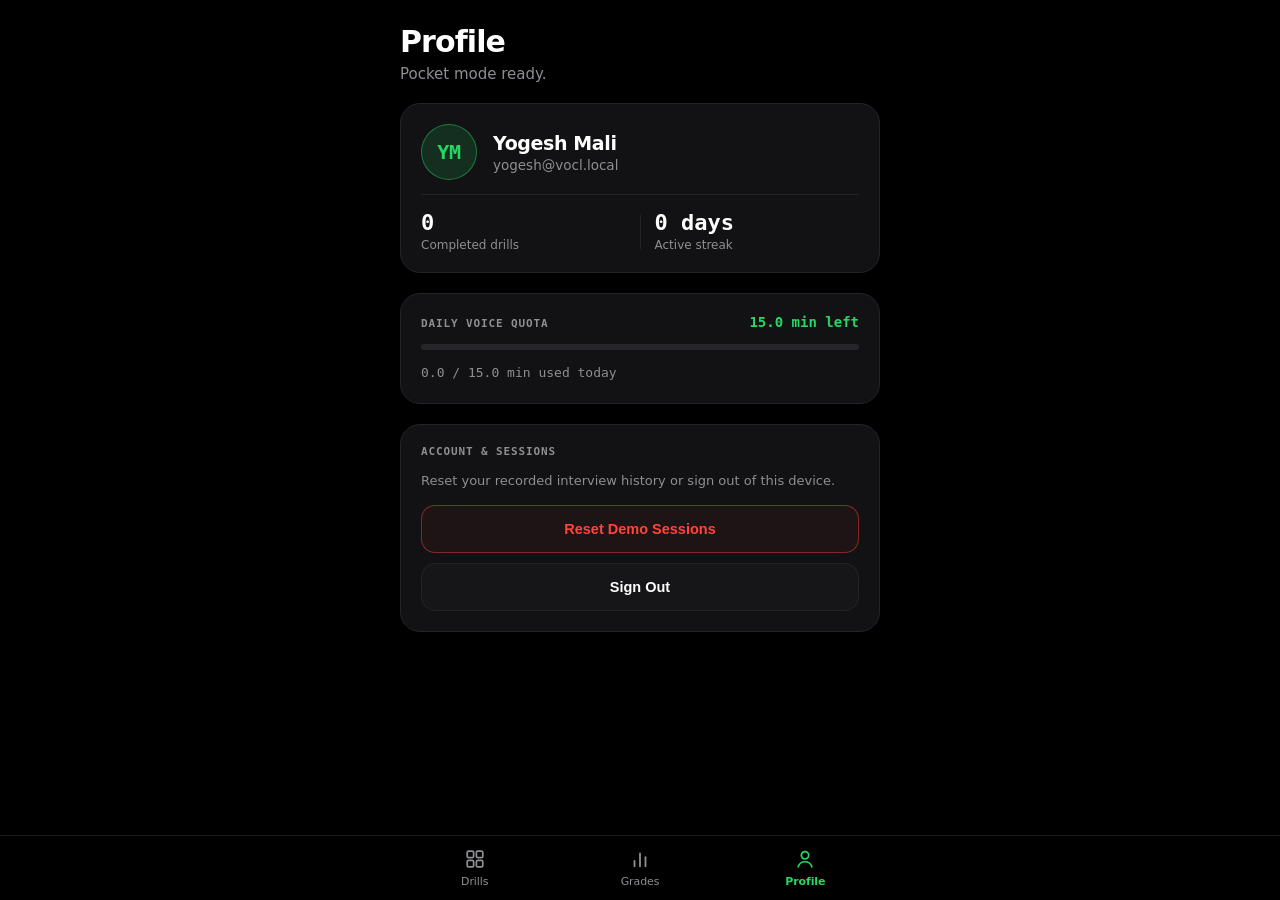
<file: android/app/src/main/assets/profile.html>
<!DOCTYPE html>
<html lang="en">
<head>
<meta charset="utf-8">
<meta name="viewport" content="width=device-width, initial-scale=1.0, maximum-scale=1.0, user-scalable=no, viewport-fit=cover">
<title>Vocl · Profile</title>
<link rel="stylesheet" href="css/vocl-theme.css">
<style>
  .top-row { display: flex; flex-direction: column; gap: 6px; padding-top: 4px; }
  .page-title { font-size: 30px; font-weight: 700; letter-spacing: -0.03em; }
  .page-sub { font-size: 15px; color: var(--muted); }

  .profile-header { display: flex; align-items: center; gap: 16px; }
  .avatar {
    width: 56px; height: 56px; border-radius: 50%; flex-shrink: 0;
    background: rgba(40, 215, 99, 0.14); border: 1.5px solid rgba(40, 215, 99, 0.45);
    color: var(--green); font-size: 20px; font-weight: 700; letter-spacing: -0.02em;
    display: flex; align-items: center; justify-content: center;
  }
  .profile-identity { display: flex; flex-direction: column; gap: 3px; min-width: 0; }
  .profile-name { font-size: 19px; font-weight: 700; letter-spacing: -0.02em; }
  .profile-role { font-size: 13.5px; color: var(--muted); word-break: break-all; }

  .stats-grid { display: grid; grid-template-columns: 1fr 1px 1fr; gap: 14px; align-items: center; padding-top: 2px; }
  .v-sep { height: 34px; background: var(--surface-border); }
  .stat-cell { display: flex; flex-direction: column; gap: 3px; }
  .stat-val { font-size: 22px; font-weight: 700; color: #FFFFFF; line-height: 1.1; }
  .stat-lbl { font-size: 12px; color: var(--muted); }

  .quota-row { display: flex; align-items: baseline; justify-content: space-between; gap: 12px; }
  .quota-val { font-size: 14px; font-weight: 600; color: var(--green); }
  .bar-track { height: 6px; border-radius: 9999px; background: #26262A; overflow: hidden; }
  .bar-fill { height: 100%; border-radius: 9999px; background: var(--green); transition: width 0.3s ease; }

  .pref-sub { font-size: 13px; color: var(--muted); line-height: 1.45; }

  .action-stack { display: flex; flex-direction: column; gap: 10px; }
  .reset-btn {
    width: 100%; height: 48px; border-radius: 14px;
    background: rgba(255, 69, 58, 0.06); border: 1px solid rgba(255, 69, 58, 0.45);
    color: var(--red); font-size: 14.5px; font-weight: 600; cursor: pointer;
    transition: transform 0.15s ease, background 0.15s ease;
  }
  .reset-btn:active { transform: scale(0.985); background: rgba(255, 69, 58, 0.16); }
  .reset-btn:disabled { opacity: 0.5; }
  .signout-btn {
    width: 100%; height: 48px; border-radius: 14px;
    background: #161618; border: 1px solid var(--surface-border);
    color: #FFFFFF; font-size: 14.5px; font-weight: 600; cursor: pointer;
    transition: transform 0.15s ease, border-color 0.15s ease;
  }
  .signout-btn:active { transform: scale(0.985); border-color: #3A3A42; }
</style>
<script src="js/vocl-bridge.js"></script>
</head>
<body>

<main class="page">
  <header class="top-row">
    <h1 class="page-title">Profile</h1>
    <p class="page-sub">Pocket mode ready.</p>
  </header>

  <section class="card">
    <div class="profile-header">
      <div class="avatar mono" id="user-initials">YM</div>
      <div class="profile-identity">
        <div class="profile-name" id="user-name">Yogesh Mali</div>
        <div class="profile-role" id="user-email">yogesh@vocl.local</div>
      </div>
    </div>
    <div class="divider"></div>
    <div class="stats-grid">
      <div class="stat-cell">
        <span class="stat-val mono" id="stat-sessions">0</span>
        <span class="stat-lbl">Completed drills</span>
      </div>
      <div class="v-sep"></div>
      <div class="stat-cell">
        <span class="stat-val mono" id="stat-streak">0 days</span>
        <span class="stat-lbl">Active streak</span>
      </div>
    </div>
  </section>

  <section class="card">
    <div class="quota-row">
      <span class="card-label mono">DAILY VOICE QUOTA</span>
      <span class="quota-val mono" id="quota-remaining">15.0 min left</span>
    </div>
    <div class="bar-track"><div class="bar-fill" id="quota-bar" style="width:0%;"></div></div>
    <p class="pref-sub mono" id="quota-detail">0.0 / 15.0 min used today</p>
  </section>

  <section class="card">
    <span class="card-label mono">ACCOUNT &amp; SESSIONS</span>
    <p class="pref-sub">Reset your recorded interview history or sign out of this device.</p>
    <div class="action-stack">
      <button class="reset-btn" id="reset-btn" onclick="resetDemoSessions()">Reset Demo Sessions</button>
      <button class="signout-btn" id="signout-btn" onclick="signOut()">Sign Out</button>
    </div>
  </section>
</main>

<script>renderBottomNav('profile');</script>

<script>
function initialsFromName(name) {
  var parts = String(name || 'V').trim().split(/\s+/).filter(Boolean);
  if (parts.length >= 2) return (parts[0][0] + parts[1][0]).toUpperCase();
  return parts[0].slice(0, 2).toUpperCase();
}

function renderProfile(user) {
  if (!user) return;
  document.getElementById('user-name').textContent = user.name || 'Vocl User';
  document.getElementById('user-email').textContent = user.email || '';
  document.getElementById('user-initials').textContent = initialsFromName(user.name || user.email);

  var used = Number(user.daily_minutes_used || 0);
  var limit = Number(user.daily_quota_minutes || 15);
  var remaining = Number(user.remaining_minutes != null ? user.remaining_minutes : Math.max(0, limit - used));
  var pct = limit > 0 ? Math.min(100, Math.round((used / limit) * 100)) : 0;

  document.getElementById('quota-remaining').textContent = remaining.toFixed(1) + ' min left';
  document.getElementById('quota-detail').textContent = used.toFixed(1) + ' / ' + limit.toFixed(1) + ' min used today';
  document.getElementById('quota-bar').style.width = pct + '%';
}

function loadUserProfile() {
  try {
    var cached = JSON.parse(localStorage.getItem('voclUser') || 'null');
    if (cached) renderProfile(cached);
  } catch (e) {}

  voclApiJson('/api/auth/me')
    .then(function(user) {
      localStorage.setItem('voclUser', JSON.stringify(user));
      renderProfile(user);
    })
    .catch(function() {});
}

function loadSessionStats() {
  voclApiJson('/api/sessions')
    .then(function(list) {
      var sessions = Array.isArray(list) ? list : [];
      var days = computeStreakDays(sessions);
      document.getElementById('stat-sessions').textContent = String(sessions.length);
      document.getElementById('stat-streak').textContent = days + (days === 1 ? ' day' : ' days');
    })
    .catch(function() {
      try {
        var local = JSON.parse(localStorage.getItem('voclSessions') || '[]');
        var days = computeStreakDays(local);
        document.getElementById('stat-sessions').textContent = String(local.length);
        document.getElementById('stat-streak').textContent = days + (days === 1 ? ' day' : ' days');
      } catch (e) {}
    });
}

function resetDemoSessions() {
  var btn = document.getElementById('reset-btn');
  btn.disabled = true;
  btn.textContent = 'Clearing…';

  voclApiJson('/api/sessions', 'DELETE')
    .then(function() {
      localStorage.removeItem('voclSessions');
      localStorage.removeItem('lastAutopsy');
      document.getElementById('stat-sessions').textContent = '0';
      document.getElementById('stat-streak').textContent = '0 days';
      showToast('Demo sessions cleared');
    })
    .catch(function() {
      localStorage.removeItem('voclSessions');
      localStorage.removeItem('lastAutopsy');
      showToast('Cleared local cache (server offline)');
    })
    .finally(function() {
      btn.disabled = false;
      btn.textContent = 'Reset Demo Sessions';
    });
}

function signOut() {
  clearAuthToken();
  localStorage.removeItem('voclSessions');
  localStorage.removeItem('lastAutopsy');
  navigateTo('login.html');
}

loadUserProfile();
loadSessionStats();
</script>
</body>
</html>
</file>
<file: android/app/src/main/assets/css/vocl-theme.css>
/* Vocl unified OLED-black design system (zero external CDN dependencies) */

:root {
  --bg: #000000;
  --surface: #121214;
  --surface-elevated: #18181B;
  --surface-border: #242428;
  --green: #28D763;
  --green-dim: #1F5E35;
  --amber: #FF9F0A;
  --red: #FF453A;
  --blue: #0A84FF;
  --blue-soft: #9AB8FF;
  --text: #FFFFFF;
  --text-secondary: #D4D4D8;
  --muted: #8E8E93;
  --radius-card: 20px;
  --radius-control: 16px;
  --radius-pill: 9999px;
}

* {
  margin: 0;
  padding: 0;
  box-sizing: border-box;
  -webkit-font-smoothing: antialiased;
  -webkit-tap-highlight-color: transparent;
}

html,
body {
  background: var(--bg);
  color: var(--text);
  font-family: -apple-system, BlinkMacSystemFont, "SF Pro Display", "Inter", system-ui, sans-serif;
  min-height: 100vh;
}

::-webkit-scrollbar {
  display: none;
}

.mono {
  font-family: "SF Mono", "JetBrains Mono", ui-monospace, Menlo, monospace;
  font-variant-numeric: tabular-nums;
}

.page {
  max-width: 520px;
  margin: 0 auto;
  padding: 20px 20px calc(96px + env(safe-area-inset-bottom, 0px));
  display: flex;
  flex-direction: column;
  gap: 20px;
}

.card {
  background: var(--surface);
  border: 1px solid var(--surface-border);
  border-radius: var(--radius-card);
  padding: 20px;
  display: flex;
  flex-direction: column;
  gap: 14px;
}

.card-label {
  font-size: 11px;
  font-weight: 600;
  letter-spacing: 0.08em;
  color: var(--muted);
  text-transform: uppercase;
}

.divider {
  height: 1px;
  background: var(--surface-border);
  width: 100%;
}

.streak-pill {
  flex-shrink: 0;
  padding: 7px 14px;
  border-radius: var(--radius-pill);
  background: rgba(255, 159, 10, 0.10);
  border: 1px solid rgba(255, 159, 10, 0.42);
  color: var(--amber);
  font-size: 12.5px;
  font-weight: 600;
  letter-spacing: -0.01em;
}

.pill {
  display: inline-flex;
  align-items: center;
  gap: 6px;
  padding: 5px 12px;
  border-radius: var(--radius-pill);
  font-size: 12px;
  font-weight: 600;
  border: 1px solid transparent;
}

.pill.cat {
  background: rgba(10, 132, 255, 0.12);
  border-color: rgba(154, 184, 255, 0.30);
  color: var(--blue-soft);
}

.pill.easy,
.pill.live {
  background: rgba(40, 215, 99, 0.12);
  border-color: rgba(40, 215, 99, 0.36);
  color: var(--green);
}

.pill.medium {
  background: rgba(255, 159, 10, 0.12);
  border-color: rgba(255, 159, 10, 0.36);
  color: var(--amber);
}

.pill.hard,
.pill.offline {
  background: rgba(255, 69, 58, 0.12);
  border-color: rgba(255, 69, 58, 0.38);
  color: var(--red);
}

.status-dot {
  width: 7px;
  height: 7px;
  border-radius: 50%;
  background: currentColor;
  flex-shrink: 0;
}

/* Segmented control */
.segmented {
  display: inline-flex;
  background: #0A0A0C;
  border: 1px solid var(--surface-border);
  border-radius: 12px;
  padding: 3px;
  gap: 3px;
}

.segmented-btn {
  border: none;
  background: transparent;
  color: var(--muted);
  font-size: 12.5px;
  font-weight: 600;
  padding: 6px 12px;
  border-radius: 9px;
  cursor: pointer;
  transition: background 0.15s ease, color 0.15s ease;
}

.segmented-btn.active {
  background: var(--green);
  color: #000000;
}

/* Shared 3-tab bottom navigation */
.vocl-bottom-nav {
  position: fixed;
  left: 0;
  right: 0;
  bottom: 0;
  z-index: 50;
  background: rgba(0, 0, 0, 0.96);
  backdrop-filter: blur(18px);
  border-top: 1px solid rgba(255, 255, 255, 0.10);
  padding-bottom: env(safe-area-inset-bottom, 0px);
}

.vocl-bottom-nav-inner {
  height: 64px;
  display: flex;
  align-items: center;
  justify-content: space-around;
  max-width: 520px;
  margin: 0 auto;
  padding: 0 12px;
}

.vocl-nav-tab {
  flex: 1;
  height: 100%;
  display: flex;
  flex-direction: column;
  align-items: center;
  justify-content: center;
  gap: 5px;
  color: var(--muted);
  text-decoration: none;
  cursor: pointer;
  font-size: 11px;
  font-weight: 500;
  letter-spacing: -0.01em;
}

.vocl-nav-tab.active {
  color: var(--green);
  font-weight: 600;
}

/* Toast banner */
.vocl-toast {
  position: fixed;
  left: 50%;
  bottom: calc(82px + env(safe-area-inset-bottom, 0px));
  transform: translateX(-50%) translateY(12px);
  z-index: 90;
  padding: 10px 18px;
  border-radius: var(--radius-pill);
  background: #1C1C1E;
  border: 1px solid #34343A;
  color: #FFFFFF;
  font-size: 13px;
  font-weight: 600;
  opacity: 0;
  pointer-events: none;
  transition: opacity 0.2s ease, transform 0.2s ease;
  white-space: nowrap;
}

.vocl-toast.show {
  opacity: 1;
  transform: translateX(-50%) translateY(0);
}
</file>
